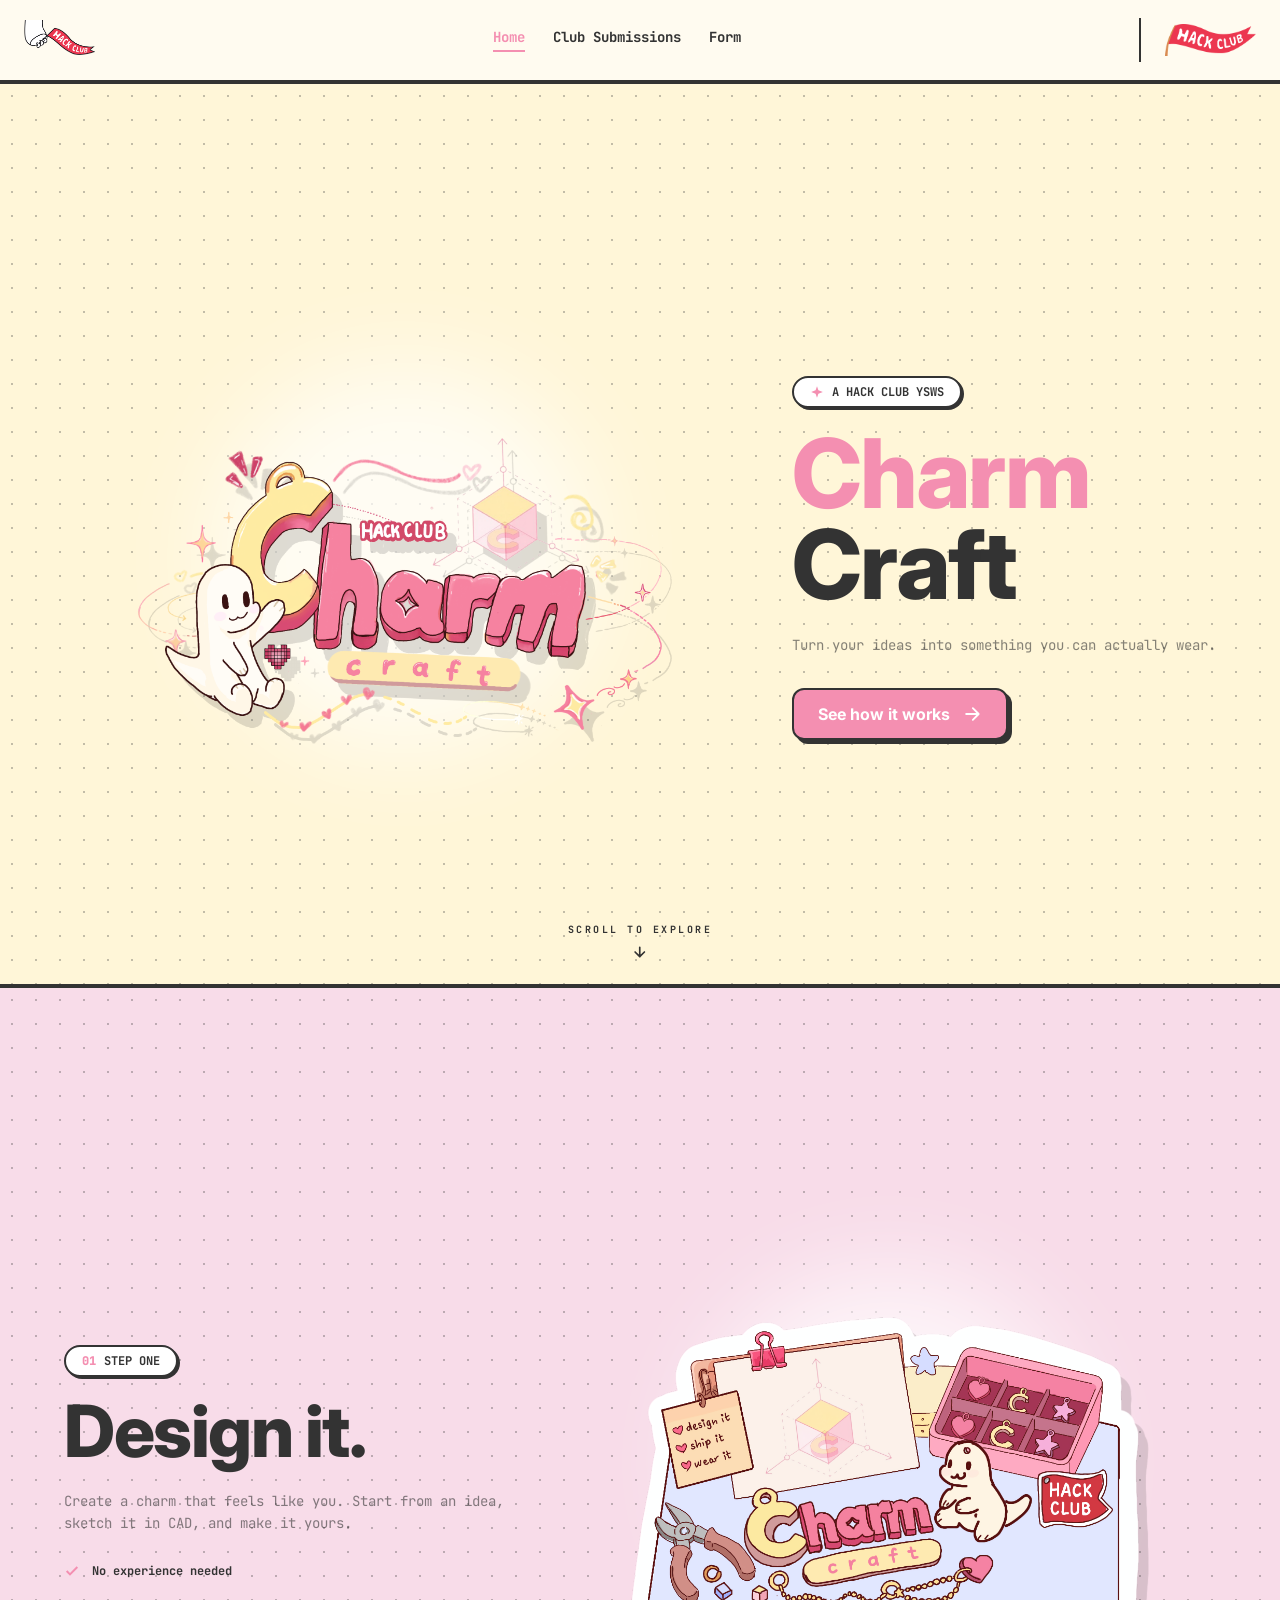
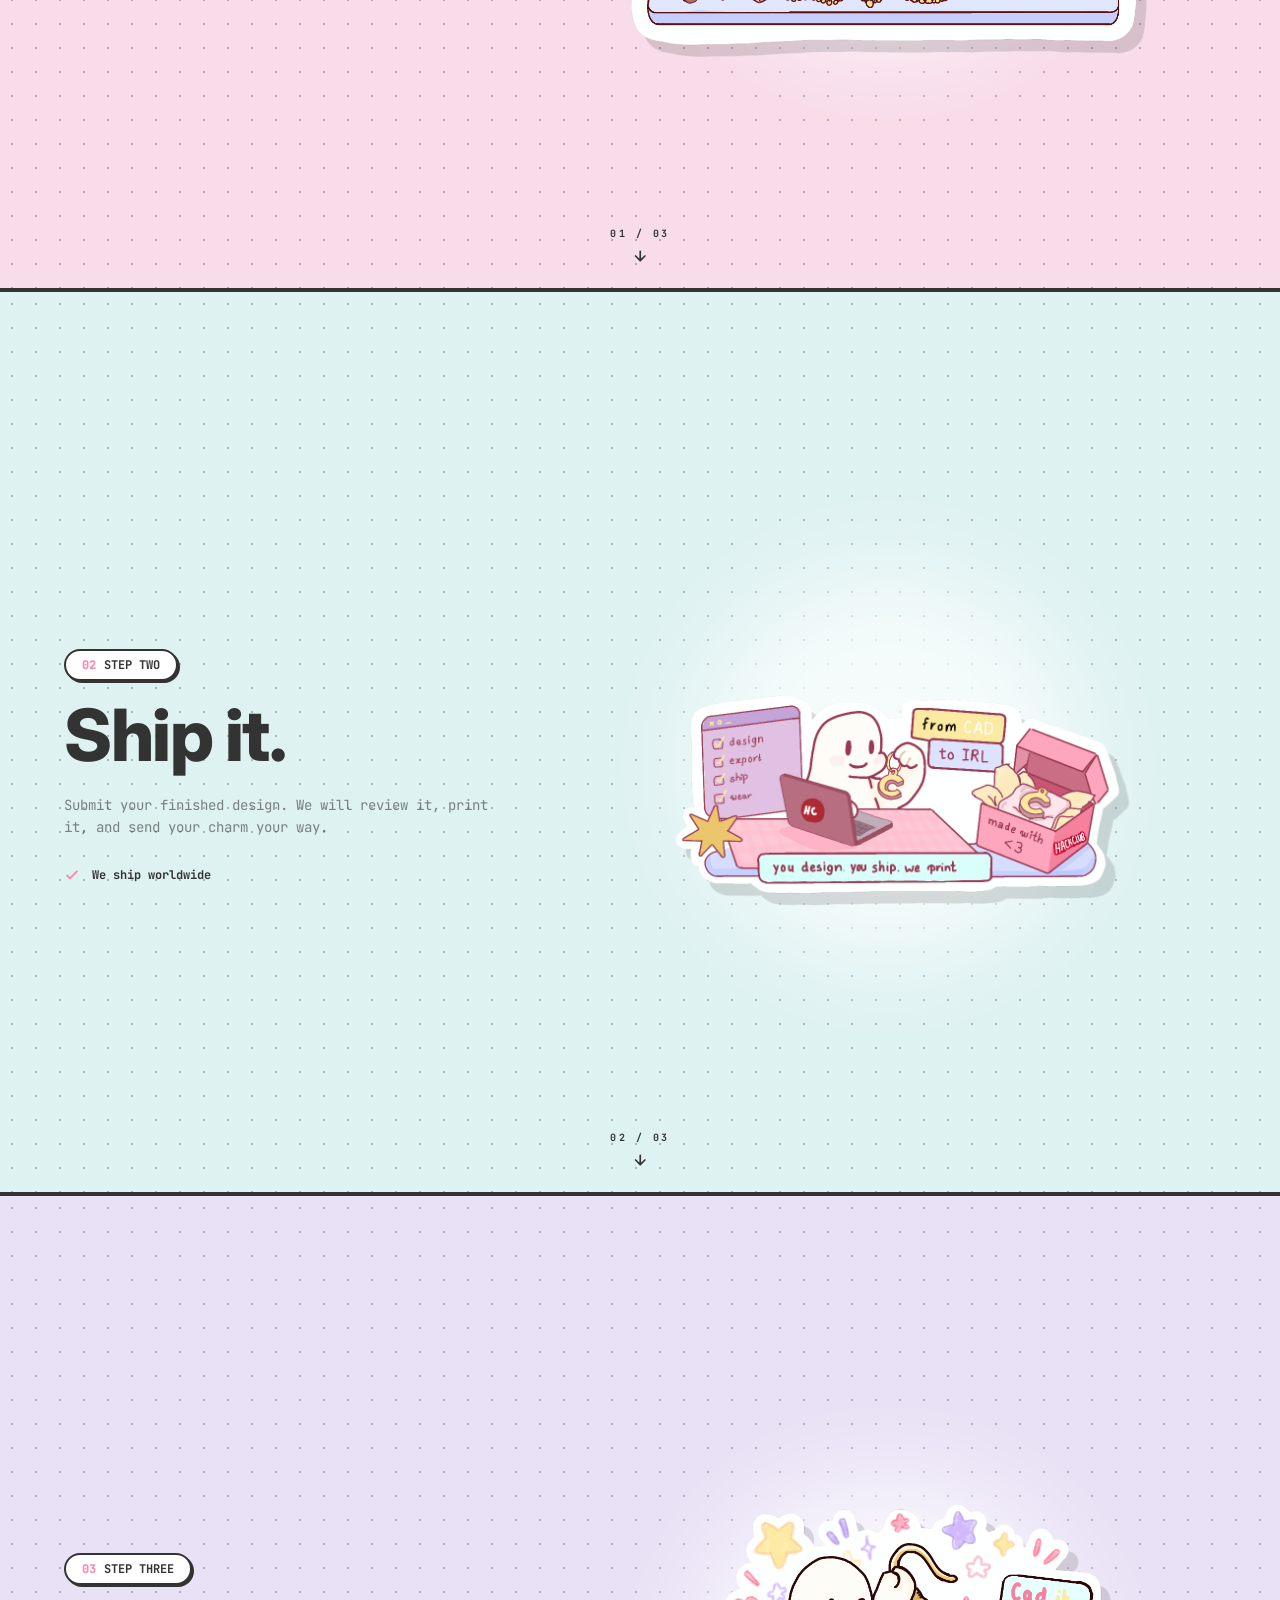
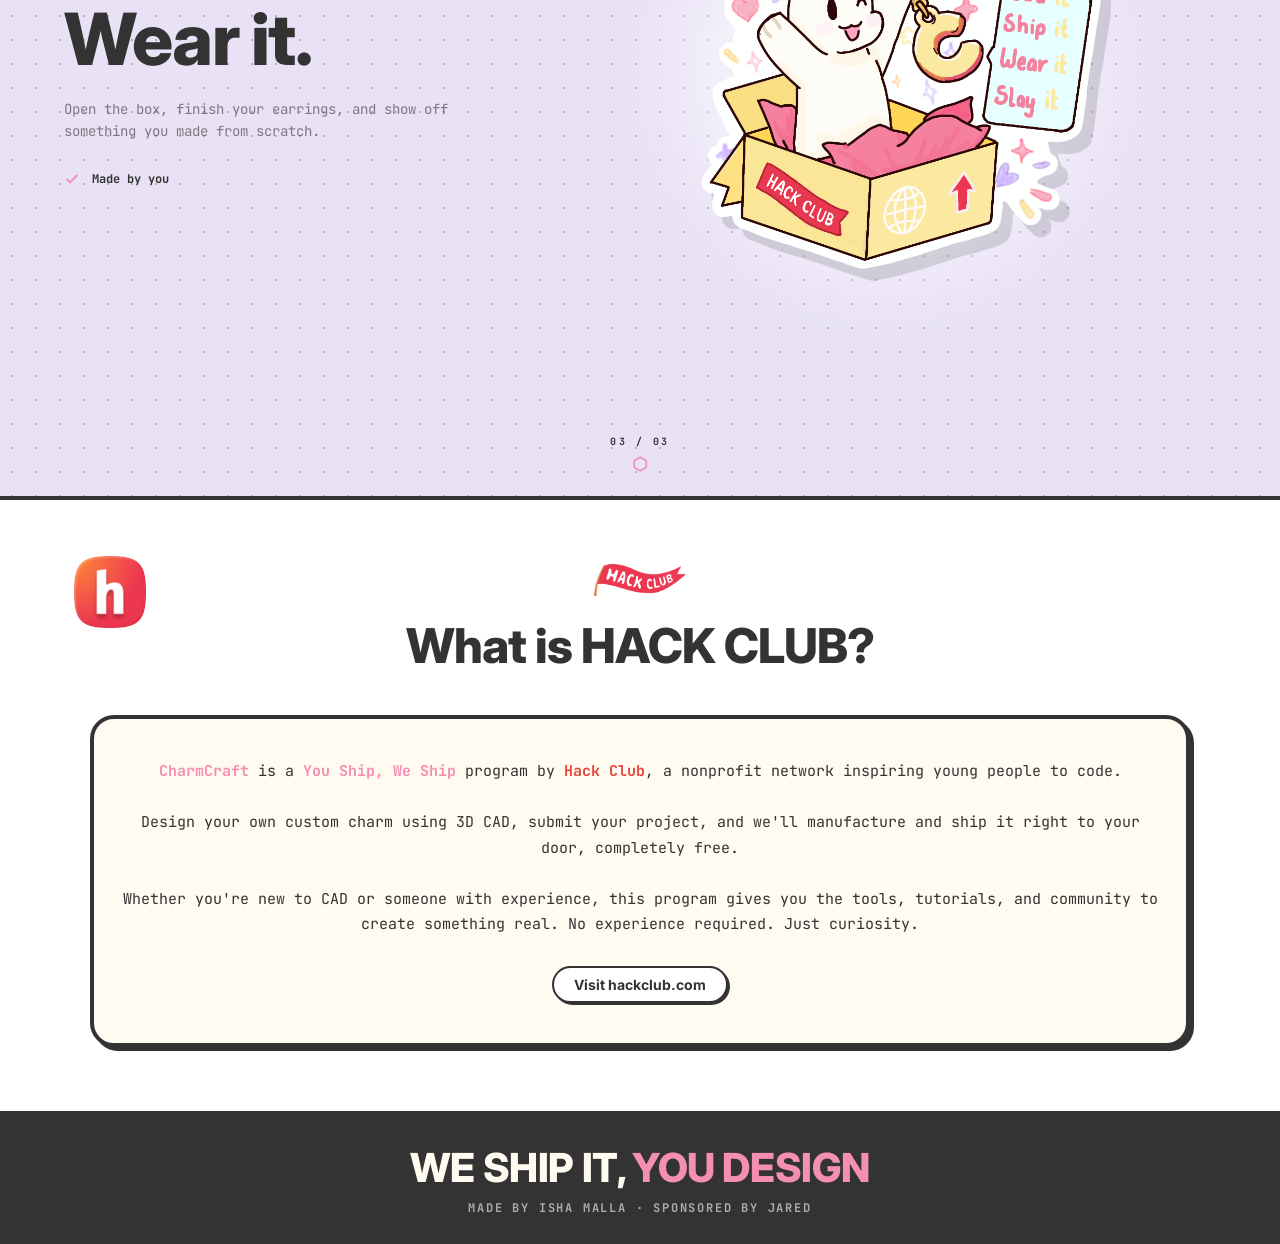
<file: index.html>
<!DOCTYPE html>
<html lang="en">
<head>
  <meta charset="UTF-8" />
  <meta name="viewport" content="width=device-width, initial-scale=1.0" />
  <title>CharmCraft — Home</title>
  <link rel="preconnect" href="https://fonts.googleapis.com" />
  <link rel="preconnect" href="https://fonts.gstatic.com" crossorigin />
  <link
    href="https://fonts.googleapis.com/css2?family=Inter:wght@400;700;800&family=JetBrains+Mono:wght@400;700&display=swap"
    rel="stylesheet"
  />
  <style>
    *,
    *::before,
    *::after {
      margin: 0;
      padding: 0;
      box-sizing: border-box;
    }

    html {
      scroll-behavior: smooth;
    }

    body {
      font-family: 'Inter', system-ui, sans-serif;
      background: #fffbf0;
      color: #333333;
      -webkit-font-smoothing: antialiased;
    }
  </style>
</head>
<body>
  <header style="position: sticky; top: 0; z-index: 50; background: rgba(255, 251, 240, 0.9); backdrop-filter: blur(6px); border-bottom: 4px solid #333333;">
    <div style="max-width: 1440px; margin: 0 auto; height: 80px; padding: 0 1.5rem; display: flex; align-items: center; justify-content: space-between; gap: 1rem;">
      <img style="height: 40px; width: auto; display: block;" src="flag-orpheus-top.png" alt="CharmCraft logo" />
      <nav style="display: flex; align-items: center; gap: 1.75rem; font-family: 'JetBrains Mono', monospace; font-size: 0.875rem; font-weight: 700;">
        <a href="#welcome" style="color: #f48fb1; text-decoration: none; padding-bottom: 4px; border-bottom: 2px solid #f48fb1;">Home</a>
        <a href="workshop.html" style="color: #333333; text-decoration: none; padding-bottom: 4px; border-bottom: 2px solid transparent;">Club Submissions</a>
        <a href="form.html" style="color: #333333; text-decoration: none; padding-bottom: 4px; border-bottom: 2px solid transparent;">Form</a>
      </nav>
      <a href="form.html" style="display: flex; align-items: center; height: 44px; padding-left: 1.5rem; border-left: 2px solid #333333;">
        <img style="height: 32px; width: auto; display: block;" src="flag-standalone.png" alt="Submit your design" />
      </a>
    </div>
  </header>

  <div style="scroll-snap-type: y proximity;">
    <!-- Slide 1: Logo -->
    <section id="welcome" style="position: relative; min-height: 100vh; display: flex; align-items: center; overflow: hidden; border-bottom: 4px solid #333333; scroll-snap-align: start; background: #fff6d8;">
      <div style="position: absolute; inset: 0; opacity: 0.3; background-image: radial-gradient(#333 1px, transparent 1px); background-size: 24px 24px; pointer-events: none;"></div>
      <div style="position: relative; z-index: 1; width: 100%; max-width: 1440px; min-height: 100vh; margin: 0 auto; display: flex; flex-direction: row; align-items: center; justify-content: center; gap: 3rem; padding: 6rem 4rem 3rem;">
        <div style="z-index: 10; max-width: 36rem; text-align: left; order: 2;">
          <div style="display: inline-flex; align-items: center; gap: 0.5rem; margin-bottom: 1.25rem; border: 2px solid #333333; border-radius: 9999px; background: #fff; padding: 0.375rem 1rem; box-shadow: 2px 2px 0 #333333; font-family: 'JetBrains Mono', monospace; font-size: 0.75rem; font-weight: 700; color: #333333;">
            <svg style="width: 0.875rem; height: 0.875rem; fill: #f48fb1;" viewBox="0 0 24 24"><path d="M12 2l2.4 7.2L22 12l-7.6 2.8L12 22l-2.4-7.2L2 12l7.6-2.8z"/></svg>
            A HACK CLUB YSWS
          </div>
          <h1 style="font-weight: 800; line-height: 0.95; letter-spacing: -0.02em; color: #333333; text-wrap: balance; font-size: 6rem;">
            <span style="color: #f48fb1;">Charm</span><br />Craft
          </h1>
          <p style="margin: 1.5rem 0 0; max-width: 28rem; font-family: 'JetBrains Mono', monospace; font-size: 0.875rem; line-height: 1.6; color: rgba(51, 51, 51, 0.6); text-wrap: pretty;">Turn your ideas into something you can actually wear.</p>
          <a href="#design" style="display: inline-flex; align-items: center; gap: 0.75rem; margin-top: 2rem; border: 2px solid #333333; border-radius: 0.75rem; background: #f48fb1; padding: 0.875rem 1.5rem; font-size: 1rem; font-weight: 700; color: #fff; text-decoration: none; box-shadow: 4px 4px 0 #333333;">
            See how it works
            <svg style="width: 1.25rem; height: 1.25rem;" viewBox="0 0 24 24" fill="none" stroke="currentColor" stroke-width="2.2" stroke-linecap="round" stroke-linejoin="round"><path d="M5 12h14M13 5l7 7-7 7"/></svg>
          </a>
        </div>
        <div style="position: relative; z-index: 10; flex: 1; display: flex; align-items: center; justify-content: center; order: 1;">
          <div style="position: absolute; width: 24rem; height: 24rem; border-radius: 50%; background: rgba(255, 255, 255, 0.7); filter: blur(48px);"></div>
          <img style="position: relative; width: auto; object-fit: contain; filter: drop-shadow(10px 12px 0 rgba(51, 51, 51, 0.16)); max-height: 66vh; max-width: 58vw;" src="Sticker (2).png" alt="CharmCraft logo artwork" />
        </div>
      </div>
      <div style="position: absolute; bottom: 1.5rem; left: 50%; transform: translateX(-50%); z-index: 20; display: flex; flex-direction: column; align-items: center; gap: 0.5rem; color: #333333;">
        <span style="font-family: 'JetBrains Mono', monospace; font-size: 0.625rem; font-weight: 700; text-transform: uppercase; letter-spacing: 0.25em;">Scroll to explore</span>
        <svg style="width: 1rem; height: 1rem; stroke: #333333; stroke-width: 2.5; fill: none;" viewBox="0 0 24 24" fill="none" stroke-linecap="round" stroke-linejoin="round"><path d="M12 5v14M5 12l7 7 7-7"/></svg>
      </div>
    </section>

    <!-- Slide 2: Design -->
    <section id="design" style="position: relative; min-height: 100vh; display: flex; align-items: center; overflow: hidden; border-bottom: 4px solid #333333; scroll-snap-align: start; background: #f8dce9;">
      <div style="position: absolute; inset: 0; opacity: 0.3; background-image: radial-gradient(#333 1px, transparent 1px); background-size: 24px 24px; pointer-events: none;"></div>
      <div style="position: relative; z-index: 1; width: 100%; max-width: 1440px; min-height: 100vh; margin: 0 auto; display: flex; flex-direction: row; align-items: center; justify-content: center; gap: 3rem; padding: 6rem 4rem 3rem;">
        <div style="z-index: 10; max-width: 36rem; text-align: left;">
          <div style="display: inline-flex; align-items: center; gap: 0.5rem; margin-bottom: 1.25rem; border: 2px solid #333333; border-radius: 9999px; background: #fff; padding: 0.375rem 1rem; box-shadow: 2px 2px 0 #333333; font-family: 'JetBrains Mono', monospace; font-size: 0.75rem; font-weight: 700; color: #333333;">
            <span style="font-family: 'JetBrains Mono', monospace; font-size: 0.75rem; font-weight: 800; color: #f48fb1;">01</span>
            STEP ONE
          </div>
          <h1 style="font-weight: 800; line-height: 0.95; letter-spacing: -0.02em; color: #333333; text-wrap: balance; font-size: 4.5rem;">Design it.</h1>
          <p style="margin: 1.5rem 0 0; max-width: 28rem; font-family: 'JetBrains Mono', monospace; font-size: 0.875rem; line-height: 1.6; color: rgba(51, 51, 51, 0.6); text-wrap: pretty;">Create a charm that feels like you. Start from an idea, sketch it in CAD, and make it yours.</p>
          <div style="display: flex; align-items: center; justify-content: flex-start; gap: 0.75rem; margin-top: 1.75rem; font-family: 'JetBrains Mono', monospace; font-size: 0.75rem; font-weight: 700; color: #333333;">
            <svg style="width: 1rem; height: 1rem; stroke: #f48fb1; stroke-width: 3; fill: none;" viewBox="0 0 24 24"><path d="M20 6L9 17l-5-5"/></svg>
            <span>No experience needed</span>
          </div>
        </div>
        <div style="position: relative; z-index: 10; flex: 1; display: flex; align-items: center; justify-content: center;">
          <div style="position: absolute; width: 24rem; height: 24rem; border-radius: 50%; background: rgba(255, 255, 255, 0.7); filter: blur(48px);"></div>
          <img style="position: relative; width: auto; object-fit: contain; filter: drop-shadow(10px 12px 0 rgba(51, 51, 51, 0.16)); max-height: 59vh; max-width: 64vw;" src="Sticker (4).png" alt="Design it — CharmCraft process illustration" />
        </div>
      </div>
      <div style="position: absolute; bottom: 1.5rem; left: 50%; transform: translateX(-50%); z-index: 20; display: flex; flex-direction: column; align-items: center; gap: 0.5rem; color: #333333;">
        <span style="font-family: 'JetBrains Mono', monospace; font-size: 0.625rem; font-weight: 700; text-transform: uppercase; letter-spacing: 0.25em;">01 / 03</span>
        <svg style="width: 1rem; height: 1rem; stroke: #333333; stroke-width: 2.5; fill: none;" viewBox="0 0 24 24" fill="none" stroke-linecap="round" stroke-linejoin="round"><path d="M12 5v14M5 12l7 7 7-7"/></svg>
      </div>
    </section>

    <!-- Slide 3: Ship -->
    <section id="ship" style="position: relative; min-height: 100vh; display: flex; align-items: center; overflow: hidden; border-bottom: 4px solid #333333; scroll-snap-align: start; background: #dff2f2;">
      <div style="position: absolute; inset: 0; opacity: 0.3; background-image: radial-gradient(#333 1px, transparent 1px); background-size: 24px 24px; pointer-events: none;"></div>
      <div style="position: relative; z-index: 1; width: 100%; max-width: 1440px; min-height: 100vh; margin: 0 auto; display: flex; flex-direction: row; align-items: center; justify-content: center; gap: 3rem; padding: 6rem 4rem 3rem;">
        <div style="z-index: 10; max-width: 36rem; text-align: left;">
          <div style="display: inline-flex; align-items: center; gap: 0.5rem; margin-bottom: 1.25rem; border: 2px solid #333333; border-radius: 9999px; background: #fff; padding: 0.375rem 1rem; box-shadow: 2px 2px 0 #333333; font-family: 'JetBrains Mono', monospace; font-size: 0.75rem; font-weight: 700; color: #333333;">
            <span style="font-family: 'JetBrains Mono', monospace; font-size: 0.75rem; font-weight: 800; color: #f48fb1;">02</span>
            STEP TWO
          </div>
          <h1 style="font-weight: 800; line-height: 0.95; letter-spacing: -0.02em; color: #333333; text-wrap: balance; font-size: 4.5rem;">Ship it.</h1>
          <p style="margin: 1.5rem 0 0; max-width: 28rem; font-family: 'JetBrains Mono', monospace; font-size: 0.875rem; line-height: 1.6; color: rgba(51, 51, 51, 0.6); text-wrap: pretty;">Submit your finished design. We will review it, print it, and send your charm your way.</p>
          <div style="display: flex; align-items: center; justify-content: flex-start; gap: 0.75rem; margin-top: 1.75rem; font-family: 'JetBrains Mono', monospace; font-size: 0.75rem; font-weight: 700; color: #333333;">
            <svg style="width: 1rem; height: 1rem; stroke: #f48fb1; stroke-width: 3; fill: none;" viewBox="0 0 24 24"><path d="M20 6L9 17l-5-5"/></svg>
            <span>We ship worldwide</span>
          </div>
        </div>
        <div style="position: relative; z-index: 10; flex: 1; display: flex; align-items: center; justify-content: center;">
          <div style="position: absolute; width: 24rem; height: 24rem; border-radius: 50%; background: rgba(255, 255, 255, 0.7); filter: blur(48px);"></div>
          <img style="position: relative; width: auto; object-fit: contain; filter: drop-shadow(10px 12px 0 rgba(51, 51, 51, 0.16)); max-height: 56vh; max-width: 66vw;" src="Sticker (3).png" alt="Ship it — CharmCraft process illustration" />
        </div>
      </div>
      <div style="position: absolute; bottom: 1.5rem; left: 50%; transform: translateX(-50%); z-index: 20; display: flex; flex-direction: column; align-items: center; gap: 0.5rem; color: #333333;">
        <span style="font-family: 'JetBrains Mono', monospace; font-size: 0.625rem; font-weight: 700; text-transform: uppercase; letter-spacing: 0.25em;">02 / 03</span>
        <svg style="width: 1rem; height: 1rem; stroke: #333333; stroke-width: 2.5; fill: none;" viewBox="0 0 24 24" fill="none" stroke-linecap="round" stroke-linejoin="round"><path d="M12 5v14M5 12l7 7 7-7"/></svg>
      </div>
    </section>

    <!-- Slide 4: Wear -->
    <section id="wear" style="position: relative; min-height: 100vh; display: flex; align-items: center; overflow: hidden; border-bottom: 4px solid #333333; scroll-snap-align: start; background: #e9e2f6;">
      <div style="position: absolute; inset: 0; opacity: 0.3; background-image: radial-gradient(#333 1px, transparent 1px); background-size: 24px 24px; pointer-events: none;"></div>
      <div style="position: relative; z-index: 1; width: 100%; max-width: 1440px; min-height: 100vh; margin: 0 auto; display: flex; flex-direction: row; align-items: center; justify-content: center; gap: 3rem; padding: 6rem 4rem 3rem;">
        <div style="z-index: 10; max-width: 36rem; text-align: left;">
          <div style="display: inline-flex; align-items: center; gap: 0.5rem; margin-bottom: 1.25rem; border: 2px solid #333333; border-radius: 9999px; background: #fff; padding: 0.375rem 1rem; box-shadow: 2px 2px 0 #333333; font-family: 'JetBrains Mono', monospace; font-size: 0.75rem; font-weight: 700; color: #333333;">
            <span style="font-family: 'JetBrains Mono', monospace; font-size: 0.75rem; font-weight: 800; color: #f48fb1;">03</span>
            STEP THREE
          </div>
          <h1 style="font-weight: 800; line-height: 0.95; letter-spacing: -0.02em; color: #333333; text-wrap: balance; font-size: 4.5rem;">Wear it.</h1>
          <p style="margin: 1.5rem 0 0; max-width: 28rem; font-family: 'JetBrains Mono', monospace; font-size: 0.875rem; line-height: 1.6; color: rgba(51, 51, 51, 0.6); text-wrap: pretty;">Open the box, finish your earrings, and show off something you made from scratch.</p>
          <div style="display: flex; align-items: center; justify-content: flex-start; gap: 0.75rem; margin-top: 1.75rem; font-family: 'JetBrains Mono', monospace; font-size: 0.75rem; font-weight: 700; color: #333333;">
            <svg style="width: 1rem; height: 1rem; stroke: #f48fb1; stroke-width: 3; fill: none;" viewBox="0 0 24 24"><path d="M20 6L9 17l-5-5"/></svg>
            <span>Made by you</span>
          </div>
        </div>
        <div style="position: relative; z-index: 10; flex: 1; display: flex; align-items: center; justify-content: center;">
          <div style="position: absolute; width: 24rem; height: 24rem; border-radius: 50%; background: rgba(255, 255, 255, 0.7); filter: blur(48px);"></div>
          <img style="position: relative; width: auto; object-fit: contain; filter: drop-shadow(10px 12px 0 rgba(51, 51, 51, 0.16)); max-height: 59vh; max-width: 64vw;" src="Sticker (1).png" alt="Wear it — CharmCraft process illustration" />
        </div>
      </div>
      <div style="position: absolute; bottom: 1.5rem; left: 50%; transform: translateX(-50%); z-index: 20; display: flex; flex-direction: column; align-items: center; gap: 0.5rem; color: #333333;">
        <span style="font-family: 'JetBrains Mono', monospace; font-size: 0.625rem; font-weight: 700; text-transform: uppercase; letter-spacing: 0.25em;">03 / 03</span>
        <svg style="width: 1rem; height: 1rem; stroke: #f48fb1; stroke-width: 2.5; fill: none;" viewBox="0 0 24 24" fill="none" stroke-linecap="round" stroke-linejoin="round"><path d="M21 8a2 2 0 0 0-1-1.73l-7-4a2 2 0 0 0-2 0l-7 4A2 2 0 0 0 3 8v8a2 2 0 0 0 1 1.73l7 4a2 2 0 0 0 2 0l7-4A2 2 0 0 0 21 16Z"/></svg>
      </div>
    </section>
  </div>

  <section id="about" style="background: #ffffff; border-bottom: 4px solid #333333; padding: 4rem 1.5rem;">
    <div style="position: relative; max-width: 1100px; margin: 0 auto; text-align: center;">
      <div style="display: block; position: absolute; pointer-events: none; width: 4.5rem; height: 4.5rem; left: -1rem; top: -0.5rem;"><img style="width: 100%; height: 100%; display: block;" src="icon-rounded.png" alt="" /></div>
      <img style="height: 32px; width: auto; margin: 0 auto 1.25rem; display: block;" src="flag-standalone.png" alt="Hack Club logo" />
      <h2 style="font-size: 3rem; font-weight: 800; letter-spacing: -0.02em; color: #333333; text-wrap: balance;">What is HACK CLUB?</h2>
      <div style="position: relative; z-index: 2; margin-top: 2.5rem; background: #fffbf0; border: 4px solid #333333; border-radius: 24px; box-shadow: 4px 4px 0 #333333; padding: 2.5rem 1.75rem;">
        <p style="font-family: 'JetBrains Mono', monospace; font-size: 0.9375rem; line-height: 1.7; color: #333333; text-align: center;">
          <span style="color: #f48fb1; font-weight: 700;">CharmCraft</span> is a <span style="color: #f48fb1; font-weight: 700;">You Ship, We Ship</span> program by <span style="color: #e6483f; font-weight: 700;">Hack Club</span>, a nonprofit network inspiring young people to code.
          <br /><br />
          Design your own custom charm using 3D CAD, submit your project, and we'll manufacture and ship it right to your door, completely free.
          <br /><br />
          Whether you're new to CAD or someone with experience, this program gives you the tools, tutorials, and community to create something real. No experience required. Just curiosity.
        </p>
        <a href="https://hackclub.com" style="display: inline-flex; align-items: center; margin-top: 1.75rem; background: #fff; border: 2px solid #333333; border-radius: 9999px; padding: 0.5rem 1.25rem; font-family: 'Inter', system-ui, sans-serif; font-size: 0.875rem; font-weight: 700; color: #333333; text-decoration: none; box-shadow: 2px 2px 0 #333333;" target="_blank" rel="noopener">Visit hackclub.com</a>
      </div>
    </div>
  </section>

  <footer style="background: #333333; color: #fffbf0; padding: 1.75rem 1.5rem; display: flex; flex-direction: column; align-items: center; justify-content: center; gap: 0.5rem; text-align: center;">
    <p style="font-family: 'Inter', system-ui, sans-serif; font-size: 2.5rem; font-weight: 800; letter-spacing: -0.01em; text-transform: uppercase;">We ship it, <span style="color: #f48fb1;">you design</span></p>
    <p style="font-family: 'JetBrains Mono', monospace; font-size: 0.75rem; font-weight: 700; color: rgba(255, 251, 240, 0.6); letter-spacing: 0.15em; text-transform: uppercase;">Made by Isha Malla · Sponsored by Jared</p>
  </footer>
</body>
</html>
</file>
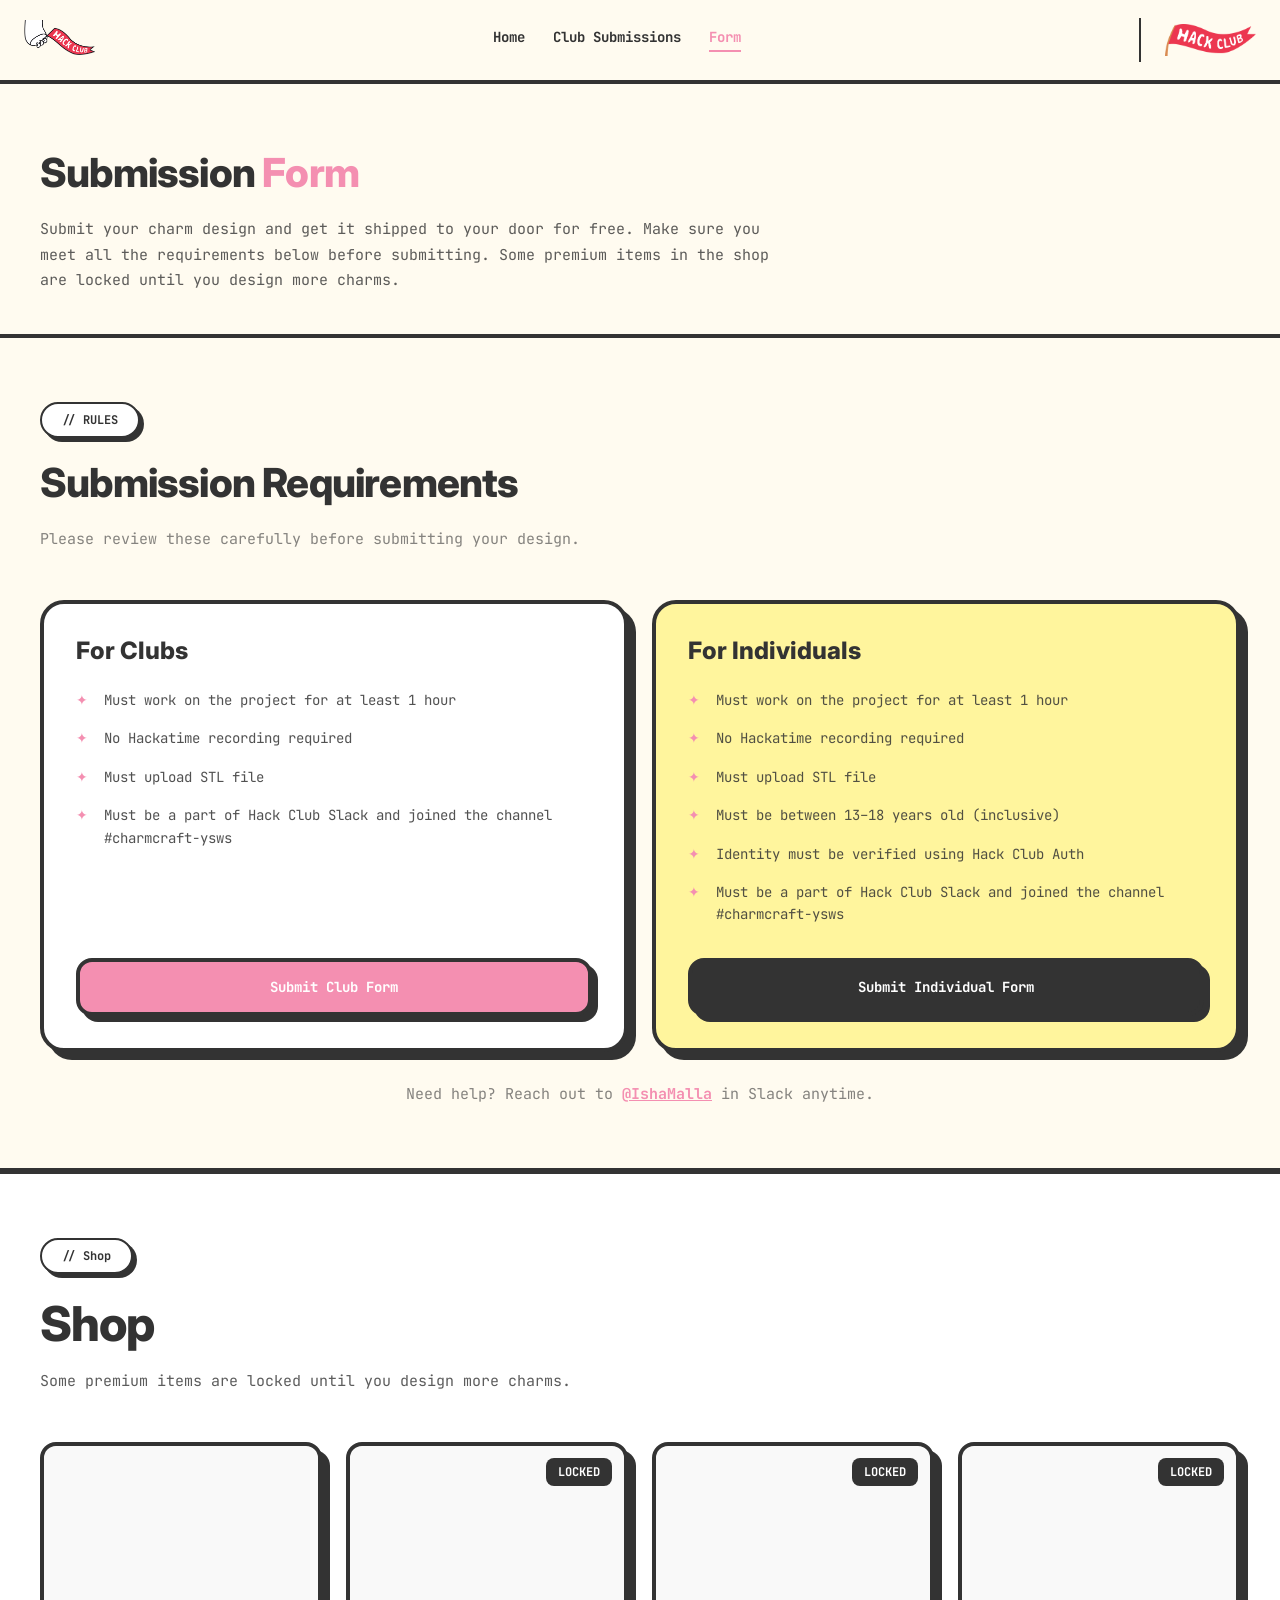
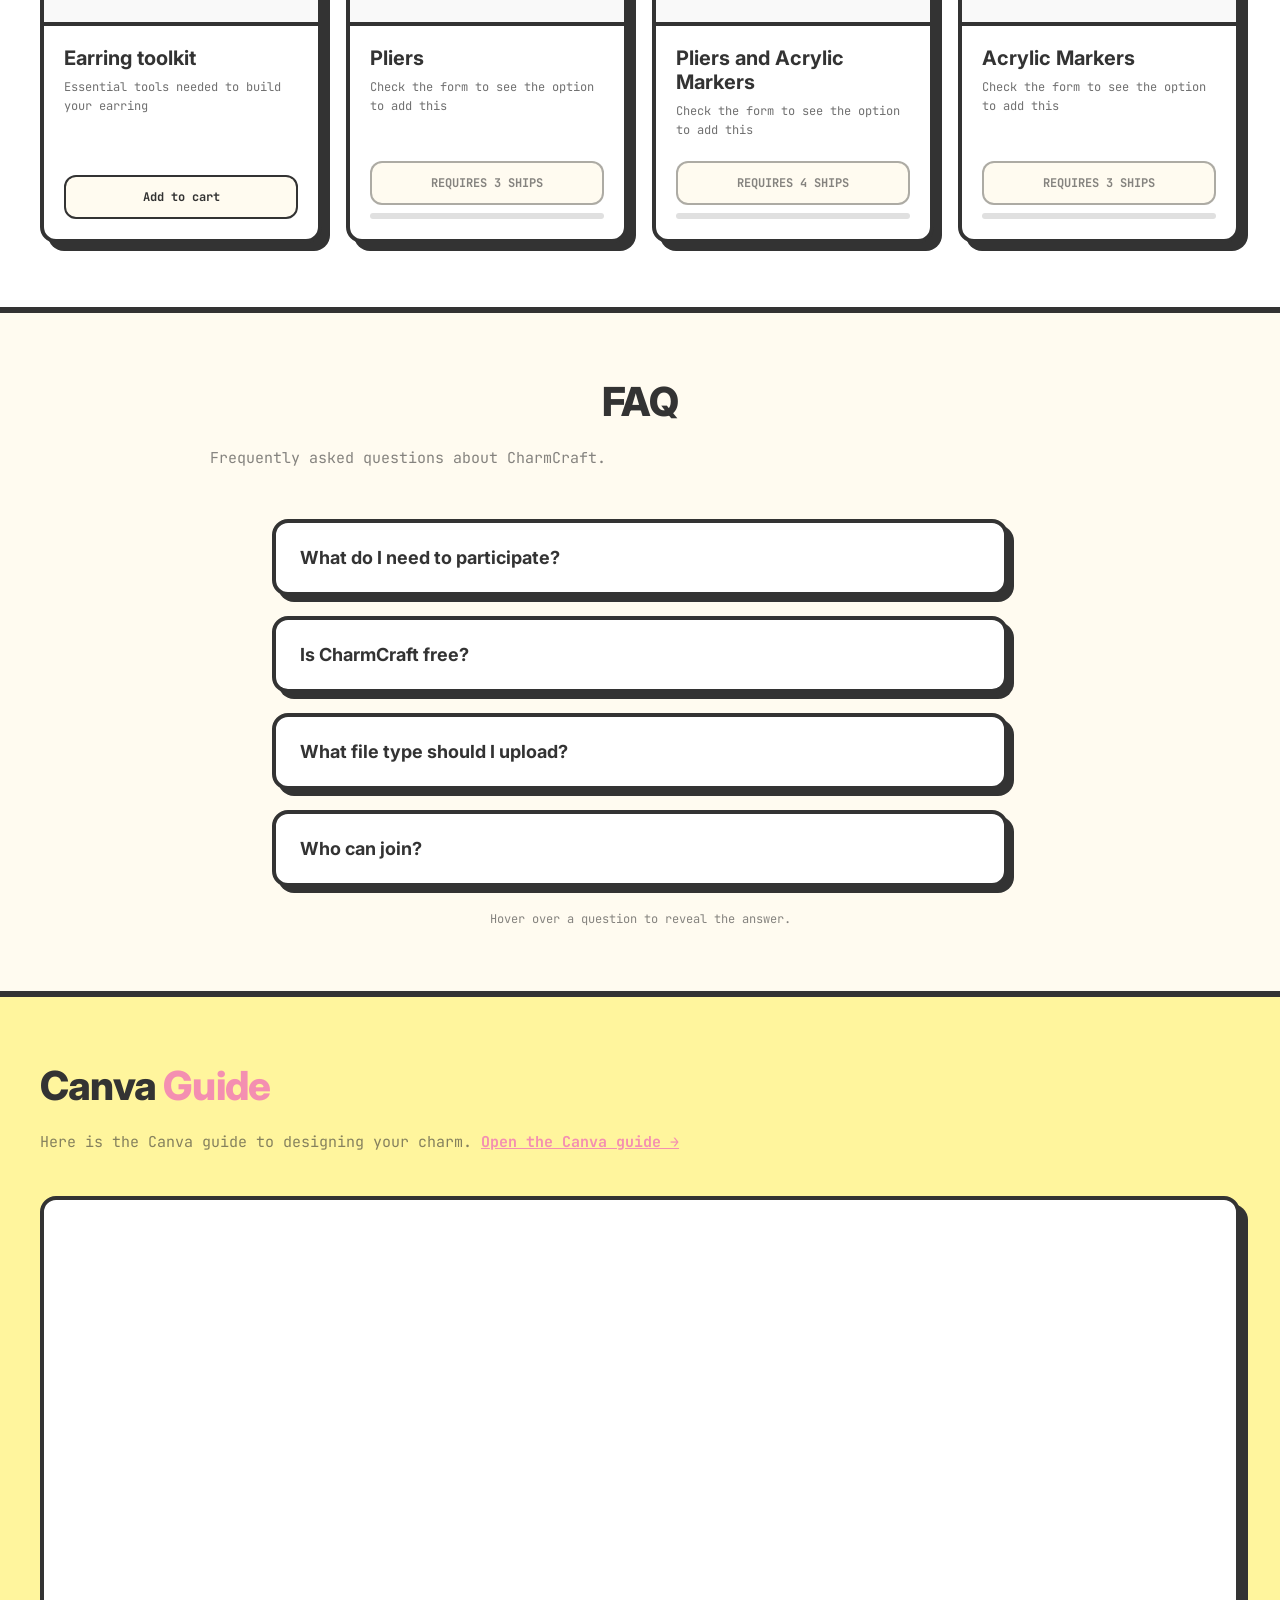
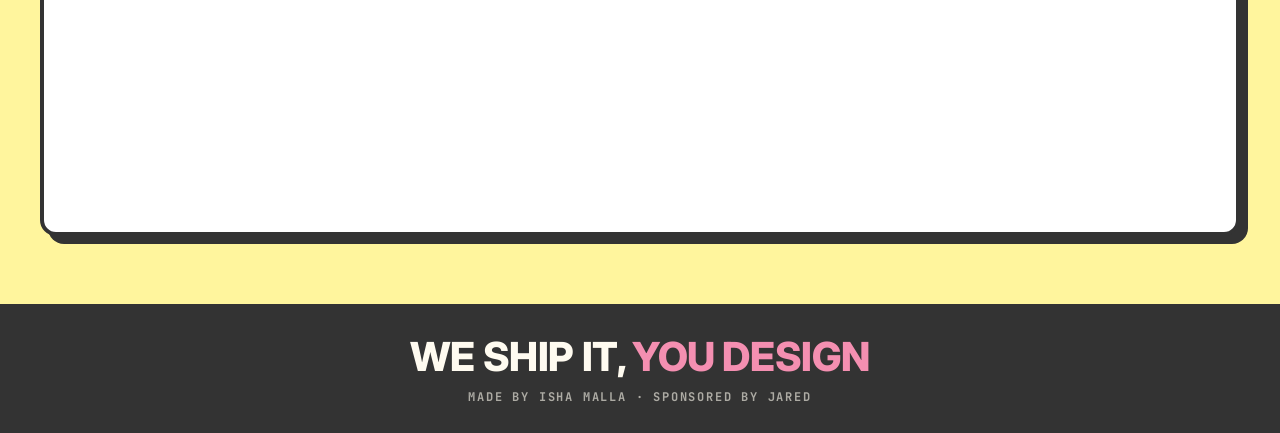
<file: form.html>
<!DOCTYPE html>
<html lang="en">
<head>
  <meta charset="UTF-8" />
  <meta name="viewport" content="width=device-width, initial-scale=1.0" />
  <title>CharmCraft — Form</title>
  <link rel="preconnect" href="https://fonts.googleapis.com" />
  <link rel="preconnect" href="https://fonts.gstatic.com" crossorigin />
  <link
    href="https://fonts.googleapis.com/css2?family=Inter:wght@400;700;800&family=JetBrains+Mono:wght@400;700&display=swap"
    rel="stylesheet"
  />
  <link rel="stylesheet" href="styles.css" />
</head>
<body>
  <header class="site-nav">
    <div class="site-nav-inner">
      <img class="site-nav-logo" src="flag-orpheus-top.png" alt="CharmCraft logo" />
      <nav class="site-nav-links">
        <a href="hero.html" class="site-nav-link">Home</a>
        <a href="workshop.html" class="site-nav-link">Club Submissions</a>
        <a href="form.html" class="site-nav-link active">Form</a>
      </nav>
      <a href="form.html" class="site-nav-cta">
        <img src="flag-standalone.png" alt="Submit your design" />
      </a>
    </div>
  </header>

  <main>
    <!-- Submission Form -->
    <section class="hero">
      <div class="inner">
        <h1 class="section-title">Submission <span class="section-title-accent">Form</span></h1>
        <p class="hero-desc">Submit your charm design and get it shipped to your door for free. Make sure you meet all the requirements below before submitting. Some premium items in the shop are locked until you design more charms.</p>
      </div>
      <hr class="divider" />
    </section>

    <!-- Submission Requirements -->
    <section class="section">
      <div class="inner">
        <span class="shop-tag">// RULES</span>
        <h2 class="section-title">Submission Requirements</h2>
        <p class="section-sub">Please review these carefully before submitting your design.</p>

        <div class="req-grid">
          <div class="req-card">
            <div class="req-card-title">For Clubs</div>
            <ul class="req-list">
              <li>Must work on the project for at least 1 hour</li>
              <li>No Hackatime recording required</li>
              <li>Must upload STL file</li>
              <li>Must be a part of Hack Club Slack and joined the channel #charmcraft-ysws</li>
            </ul>
            <a href="https://formspree.io/f/club-form" target="_blank" rel="noopener" class="req-btn">Submit Club Form</a>
          </div>
          <div class="req-card yellow">
            <div class="req-card-title">For Individuals</div>
            <ul class="req-list">
              <li>Must work on the project for at least 1 hour</li>
              <li>No Hackatime recording required</li>
              <li>Must upload STL file</li>
              <li>Must be between 13–18 years old (inclusive)</li>
              <li>Identity must be verified using Hack Club Auth</li>
              <li>Must be a part of Hack Club Slack and joined the channel #charmcraft-ysws</li>
            </ul>
            <a href="https://formspree.io/f/individual-form" target="_blank" rel="noopener" class="req-btn dark">Submit Individual Form</a>
          </div>
        </div>

        <p class="req-help">Need help? Reach out to <a href="https://hackclub.slack.com" target="_blank" rel="noopener" class="req-help-link">@IshaMalla</a> in Slack anytime.</p>
      </div>
    </section>

    <!-- Shop -->
    <section class="section shop">
      <div class="inner">
        <span class="shop-tag">// Shop</span>
        <h2 class="shop-title">Shop</h2>
        <p class="shop-sub">Some premium items are locked until you design more charms.</p>

        <div class="shop-grid">
          <div class="shop-card">
            <div class="shop-card-top"></div>
            <div class="shop-card-body">
              <div class="shop-card-name">Earring toolkit</div>
              <div class="shop-card-desc">Essential tools needed to build your earring</div>
              <div class="shop-card-meta">
                <div class="shop-card-cta">Add to cart</div>
              </div>
            </div>
          </div>

          <div class="shop-card">
            <div class="shop-card-top"><span class="shop-lock">LOCKED</span></div>
            <div class="shop-card-body">
              <div class="shop-card-name">Pliers</div>
              <div class="shop-card-desc">Check the form to see the option to add this</div>
              <div class="shop-card-meta">
                <div class="shop-card-cta locked">REQUIRES 3 SHIPS</div>
                <div class="shop-progress"></div>
              </div>
            </div>
          </div>

          <div class="shop-card">
            <div class="shop-card-top"><span class="shop-lock">LOCKED</span></div>
            <div class="shop-card-body">
              <div class="shop-card-name">Pliers and Acrylic Markers</div>
              <div class="shop-card-desc">Check the form to see the option to add this</div>
              <div class="shop-card-meta">
                <div class="shop-card-cta locked">REQUIRES 4 SHIPS</div>
                <div class="shop-progress"></div>
              </div>
            </div>
          </div>

          <div class="shop-card">
            <div class="shop-card-top"><span class="shop-lock">LOCKED</span></div>
            <div class="shop-card-body">
              <div class="shop-card-name">Acrylic Markers</div>
              <div class="shop-card-desc">Check the form to see the option to add this</div>
              <div class="shop-card-meta">
                <div class="shop-card-cta locked">REQUIRES 3 SHIPS</div>
                <div class="shop-progress"></div>
              </div>
            </div>
          </div>
        </div>
      </div>
    </section>

    <!-- FAQ -->
    <section class="section faq">
      <div class="inner">
        <h2 class="section-title">FAQ</h2>
        <p class="section-sub">Frequently asked questions about CharmCraft.</p>

        <div class="faq-list">
          <div class="faq-item">
            <div class="faq-q">What do I need to participate?</div>
            <div class="faq-a">Just a Hack Club account, access to the Hack Club Slack, and a design made in beginner-friendly design software. No prior experience needed.</div>
          </div>
          <div class="faq-item">
            <div class="faq-q">Is CharmCraft free?</div>
            <div class="faq-a">Yes! If your design is approved, you get a free 3D-printed charm shipped to you, along with an earring kit.</div>
          </div>
          <div class="faq-item">
            <div class="faq-q">What file type should I upload?</div>
            <div class="faq-a">Upload your design as an STL file so it can be printed. Make sure it meets the submission requirements above.</div>
          </div>
          <div class="faq-item">
            <div class="faq-q">Who can join?</div>
            <div class="faq-a">Girls aged 13–18 from anywhere in the world are welcome. Identity must be verified using Hack Club Auth.</div>
          </div>
        </div>
        <div class="faq-hint">Hover over a question to reveal the answer.</div>
      </div>
    </section>

    <!-- Canva Guide -->
    <section class="section guide">
      <div class="inner">
        <h2 class="section-title">Canva <span class="section-title-accent">Guide</span></h2>
        <p class="section-sub">Here is the Canva guide to designing your charm. <a href="https://www.canva.com/design/DAFA-guide" target="_blank" rel="noopener" class="guide-link">Open the Canva guide →</a></p>
        <div class="guide-embed">
          <iframe src="https://www.canva.com/design/DAFA-guide" loading="lazy" title="Canva Guide"></iframe>
        </div>
      </div>
    </section>
  </main>
  <footer class="site-footer">
    <p class="site-footer-tagline">We ship it, <span>you design</span></p>
    <p class="site-footer-credit">Made by Isha Malla · Sponsored by Jared</p>
  </footer>
</body>
</html>
</file>
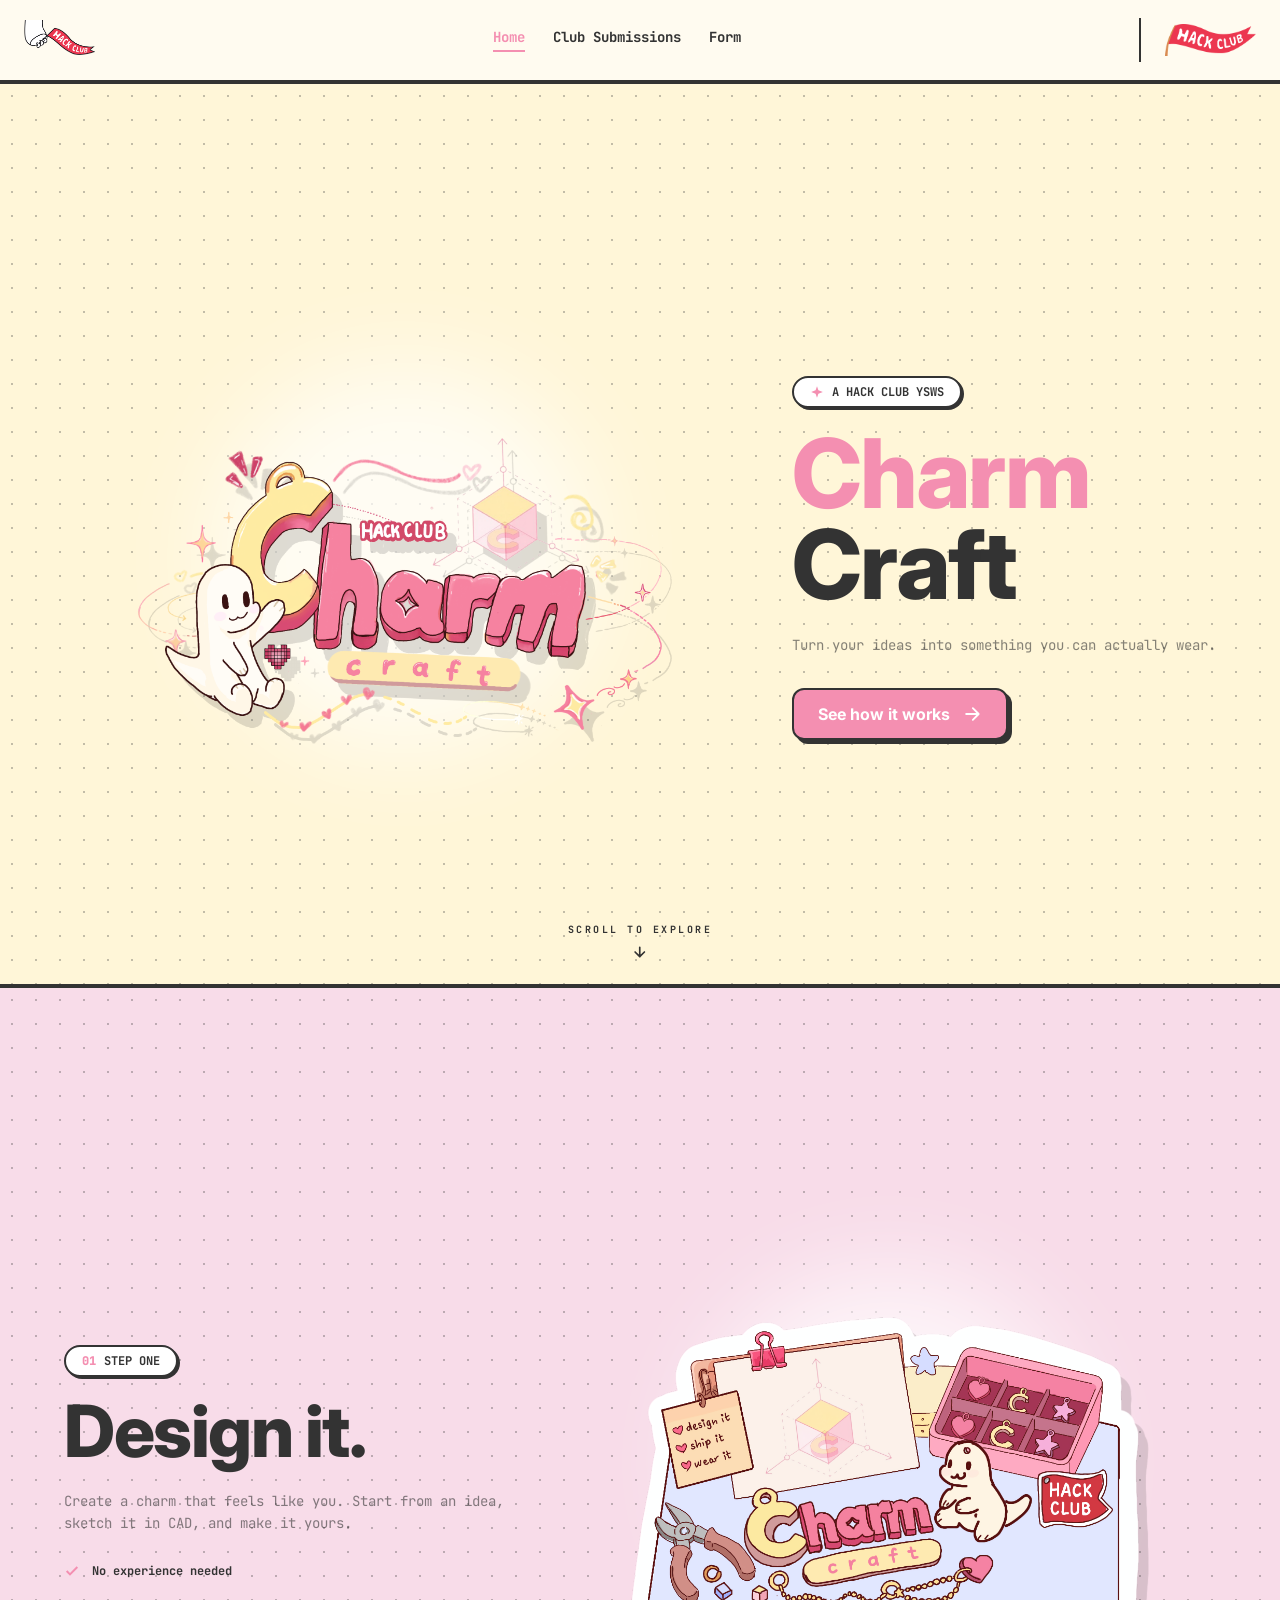
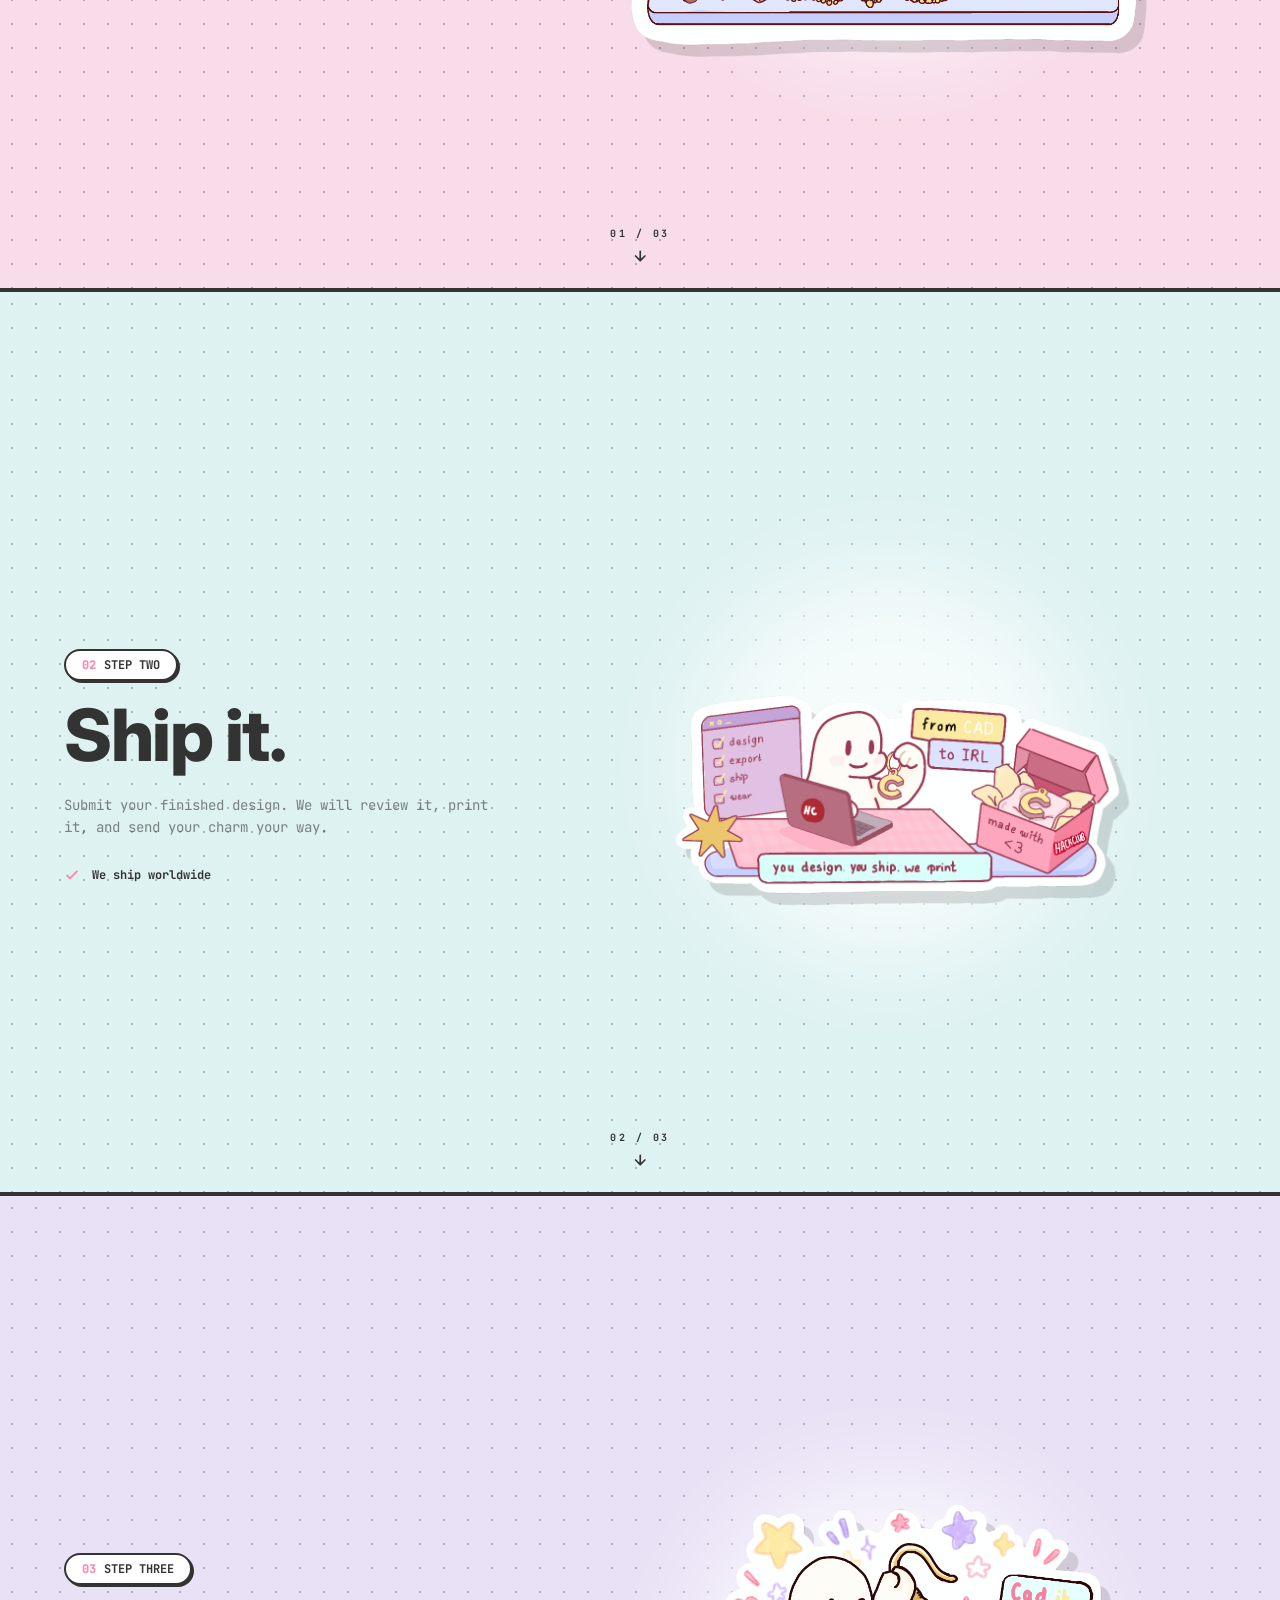
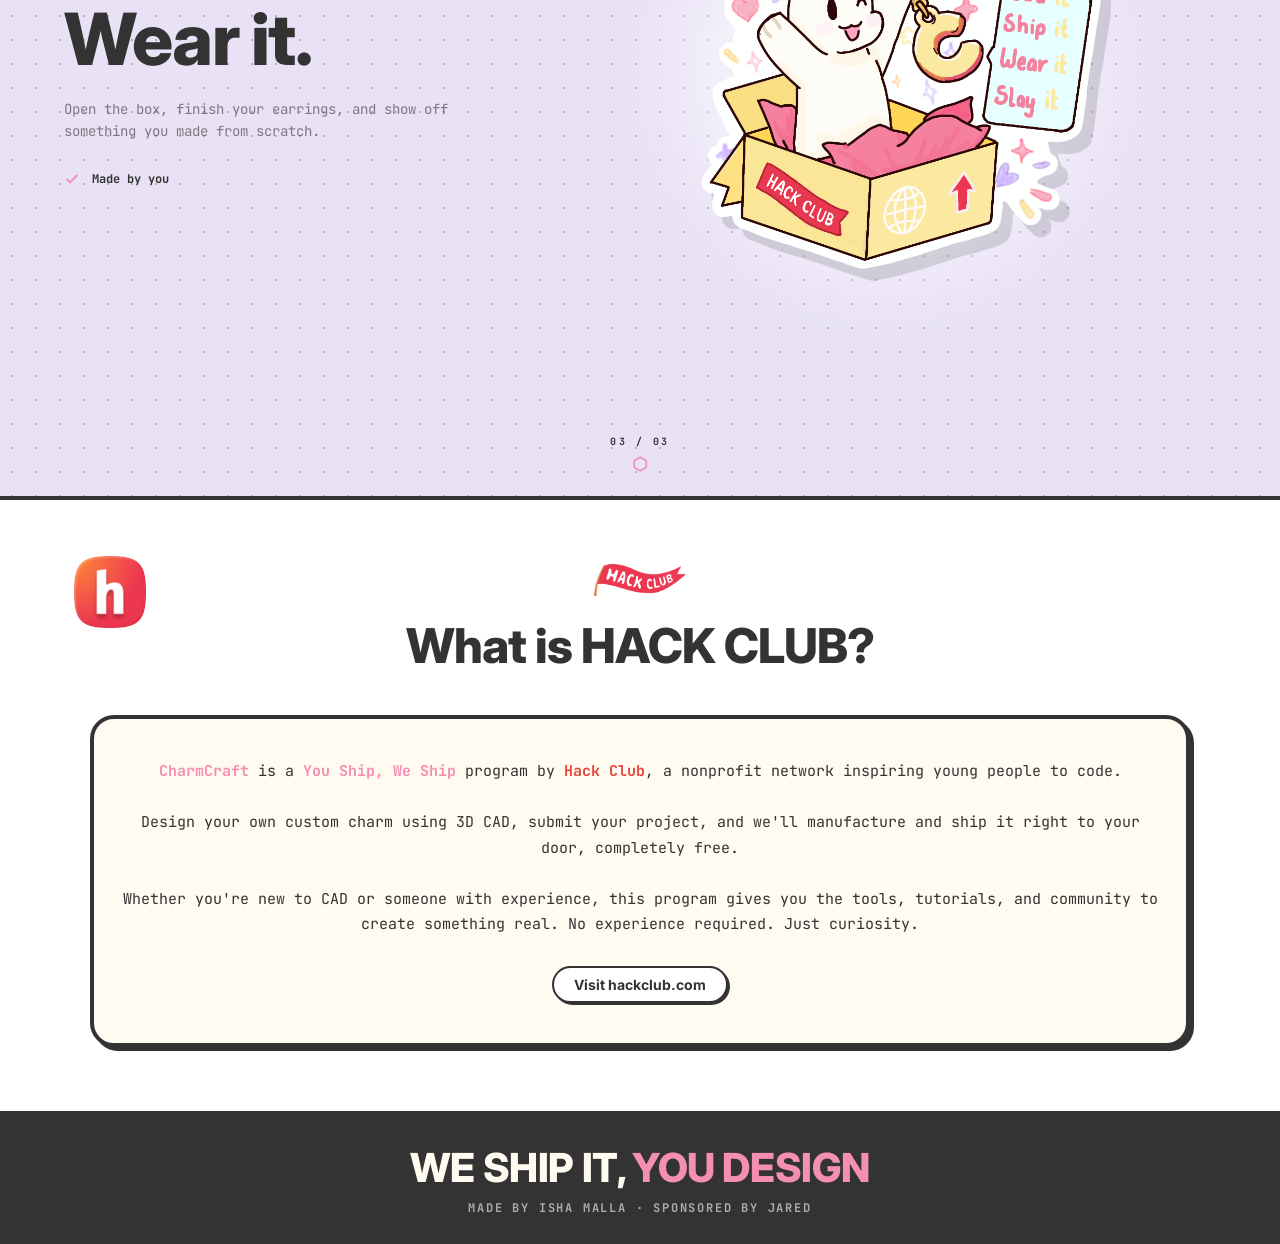
<file: hero.html>
<!DOCTYPE html>
<html lang="en">
<head>
  <meta charset="UTF-8" />
  <meta name="viewport" content="width=device-width, initial-scale=1.0" />
  <title>CharmCraft — Hero</title>
  <link rel="preconnect" href="https://fonts.googleapis.com" />
  <link rel="preconnect" href="https://fonts.gstatic.com" crossorigin />
  <link
    href="https://fonts.googleapis.com/css2?family=Inter:wght@400;700;800&family=JetBrains+Mono:wght@400;700&display=swap"
    rel="stylesheet"
  />
  <style>
    *,
    *::before,
    *::after {
      margin: 0;
      padding: 0;
      box-sizing: border-box;
    }

    html {
      scroll-behavior: smooth;
    }

    body {
      font-family: 'Inter', system-ui, sans-serif;
      background: #fffbf0;
      color: #333333;
      -webkit-font-smoothing: antialiased;
    }
  </style>
</head>
<body>
  <header style="position: sticky; top: 0; z-index: 50; background: rgba(255, 251, 240, 0.9); backdrop-filter: blur(6px); border-bottom: 4px solid #333333;">
    <div style="max-width: 1440px; margin: 0 auto; height: 80px; padding: 0 1.5rem; display: flex; align-items: center; justify-content: space-between; gap: 1rem;">
      <img style="height: 40px; width: auto; display: block;" src="flag-orpheus-top.png" alt="CharmCraft logo" />
      <nav style="display: flex; align-items: center; gap: 1.75rem; font-family: 'JetBrains Mono', monospace; font-size: 0.875rem; font-weight: 700;">
        <a href="#welcome" style="color: #f48fb1; text-decoration: none; padding-bottom: 4px; border-bottom: 2px solid #f48fb1;">Home</a>
        <a href="workshop.html" style="color: #333333; text-decoration: none; padding-bottom: 4px; border-bottom: 2px solid transparent;">Club Submissions</a>
        <a href="form.html" style="color: #333333; text-decoration: none; padding-bottom: 4px; border-bottom: 2px solid transparent;">Form</a>
      </nav>
      <a href="form.html" style="display: flex; align-items: center; height: 44px; padding-left: 1.5rem; border-left: 2px solid #333333;">
        <img style="height: 32px; width: auto; display: block;" src="flag-standalone.png" alt="Submit your design" />
      </a>
    </div>
  </header>

  <div style="scroll-snap-type: y proximity;">
    <!-- Slide 1: Logo -->
    <section id="welcome" style="position: relative; min-height: 100vh; display: flex; align-items: center; overflow: hidden; border-bottom: 4px solid #333333; scroll-snap-align: start; background: #fff6d8;">
      <div style="position: absolute; inset: 0; opacity: 0.3; background-image: radial-gradient(#333 1px, transparent 1px); background-size: 24px 24px; pointer-events: none;"></div>
      <div style="position: relative; z-index: 1; width: 100%; max-width: 1440px; min-height: 100vh; margin: 0 auto; display: flex; flex-direction: row; align-items: center; justify-content: center; gap: 3rem; padding: 6rem 4rem 3rem;">
        <div style="z-index: 10; max-width: 36rem; text-align: left; order: 2;">
          <div style="display: inline-flex; align-items: center; gap: 0.5rem; margin-bottom: 1.25rem; border: 2px solid #333333; border-radius: 9999px; background: #fff; padding: 0.375rem 1rem; box-shadow: 2px 2px 0 #333333; font-family: 'JetBrains Mono', monospace; font-size: 0.75rem; font-weight: 700; color: #333333;">
            <svg style="width: 0.875rem; height: 0.875rem; fill: #f48fb1;" viewBox="0 0 24 24"><path d="M12 2l2.4 7.2L22 12l-7.6 2.8L12 22l-2.4-7.2L2 12l7.6-2.8z"/></svg>
            A HACK CLUB YSWS
          </div>
          <h1 style="font-weight: 800; line-height: 0.95; letter-spacing: -0.02em; color: #333333; text-wrap: balance; font-size: 6rem;">
            <span style="color: #f48fb1;">Charm</span><br />Craft
          </h1>
          <p style="margin: 1.5rem 0 0; max-width: 28rem; font-family: 'JetBrains Mono', monospace; font-size: 0.875rem; line-height: 1.6; color: rgba(51, 51, 51, 0.6); text-wrap: pretty;">Turn your ideas into something you can actually wear.</p>
          <a href="#design" style="display: inline-flex; align-items: center; gap: 0.75rem; margin-top: 2rem; border: 2px solid #333333; border-radius: 0.75rem; background: #f48fb1; padding: 0.875rem 1.5rem; font-size: 1rem; font-weight: 700; color: #fff; text-decoration: none; box-shadow: 4px 4px 0 #333333;">
            See how it works
            <svg style="width: 1.25rem; height: 1.25rem;" viewBox="0 0 24 24" fill="none" stroke="currentColor" stroke-width="2.2" stroke-linecap="round" stroke-linejoin="round"><path d="M5 12h14M13 5l7 7-7 7"/></svg>
          </a>
        </div>
        <div style="position: relative; z-index: 10; flex: 1; display: flex; align-items: center; justify-content: center; order: 1;">
          <div style="position: absolute; width: 24rem; height: 24rem; border-radius: 50%; background: rgba(255, 255, 255, 0.7); filter: blur(48px);"></div>
          <img style="position: relative; width: auto; object-fit: contain; filter: drop-shadow(10px 12px 0 rgba(51, 51, 51, 0.16)); max-height: 66vh; max-width: 58vw;" src="Sticker (2).png" alt="CharmCraft logo artwork" />
        </div>
      </div>
      <div style="position: absolute; bottom: 1.5rem; left: 50%; transform: translateX(-50%); z-index: 20; display: flex; flex-direction: column; align-items: center; gap: 0.5rem; color: #333333;">
        <span style="font-family: 'JetBrains Mono', monospace; font-size: 0.625rem; font-weight: 700; text-transform: uppercase; letter-spacing: 0.25em;">Scroll to explore</span>
        <svg style="width: 1rem; height: 1rem; stroke: #333333; stroke-width: 2.5; fill: none;" viewBox="0 0 24 24" fill="none" stroke-linecap="round" stroke-linejoin="round"><path d="M12 5v14M5 12l7 7 7-7"/></svg>
      </div>
    </section>

    <!-- Slide 2: Design -->
    <section id="design" style="position: relative; min-height: 100vh; display: flex; align-items: center; overflow: hidden; border-bottom: 4px solid #333333; scroll-snap-align: start; background: #f8dce9;">
      <div style="position: absolute; inset: 0; opacity: 0.3; background-image: radial-gradient(#333 1px, transparent 1px); background-size: 24px 24px; pointer-events: none;"></div>
      <div style="position: relative; z-index: 1; width: 100%; max-width: 1440px; min-height: 100vh; margin: 0 auto; display: flex; flex-direction: row; align-items: center; justify-content: center; gap: 3rem; padding: 6rem 4rem 3rem;">
        <div style="z-index: 10; max-width: 36rem; text-align: left;">
          <div style="display: inline-flex; align-items: center; gap: 0.5rem; margin-bottom: 1.25rem; border: 2px solid #333333; border-radius: 9999px; background: #fff; padding: 0.375rem 1rem; box-shadow: 2px 2px 0 #333333; font-family: 'JetBrains Mono', monospace; font-size: 0.75rem; font-weight: 700; color: #333333;">
            <span style="font-family: 'JetBrains Mono', monospace; font-size: 0.75rem; font-weight: 800; color: #f48fb1;">01</span>
            STEP ONE
          </div>
          <h1 style="font-weight: 800; line-height: 0.95; letter-spacing: -0.02em; color: #333333; text-wrap: balance; font-size: 4.5rem;">Design it.</h1>
          <p style="margin: 1.5rem 0 0; max-width: 28rem; font-family: 'JetBrains Mono', monospace; font-size: 0.875rem; line-height: 1.6; color: rgba(51, 51, 51, 0.6); text-wrap: pretty;">Create a charm that feels like you. Start from an idea, sketch it in CAD, and make it yours.</p>
          <div style="display: flex; align-items: center; justify-content: flex-start; gap: 0.75rem; margin-top: 1.75rem; font-family: 'JetBrains Mono', monospace; font-size: 0.75rem; font-weight: 700; color: #333333;">
            <svg style="width: 1rem; height: 1rem; stroke: #f48fb1; stroke-width: 3; fill: none;" viewBox="0 0 24 24"><path d="M20 6L9 17l-5-5"/></svg>
            <span>No experience needed</span>
          </div>
        </div>
        <div style="position: relative; z-index: 10; flex: 1; display: flex; align-items: center; justify-content: center;">
          <div style="position: absolute; width: 24rem; height: 24rem; border-radius: 50%; background: rgba(255, 255, 255, 0.7); filter: blur(48px);"></div>
          <img style="position: relative; width: auto; object-fit: contain; filter: drop-shadow(10px 12px 0 rgba(51, 51, 51, 0.16)); max-height: 59vh; max-width: 64vw;" src="Sticker (4).png" alt="Design it — CharmCraft process illustration" />
        </div>
      </div>
      <div style="position: absolute; bottom: 1.5rem; left: 50%; transform: translateX(-50%); z-index: 20; display: flex; flex-direction: column; align-items: center; gap: 0.5rem; color: #333333;">
        <span style="font-family: 'JetBrains Mono', monospace; font-size: 0.625rem; font-weight: 700; text-transform: uppercase; letter-spacing: 0.25em;">01 / 03</span>
        <svg style="width: 1rem; height: 1rem; stroke: #333333; stroke-width: 2.5; fill: none;" viewBox="0 0 24 24" fill="none" stroke-linecap="round" stroke-linejoin="round"><path d="M12 5v14M5 12l7 7 7-7"/></svg>
      </div>
    </section>

    <!-- Slide 3: Ship -->
    <section id="ship" style="position: relative; min-height: 100vh; display: flex; align-items: center; overflow: hidden; border-bottom: 4px solid #333333; scroll-snap-align: start; background: #dff2f2;">
      <div style="position: absolute; inset: 0; opacity: 0.3; background-image: radial-gradient(#333 1px, transparent 1px); background-size: 24px 24px; pointer-events: none;"></div>
      <div style="position: relative; z-index: 1; width: 100%; max-width: 1440px; min-height: 100vh; margin: 0 auto; display: flex; flex-direction: row; align-items: center; justify-content: center; gap: 3rem; padding: 6rem 4rem 3rem;">
        <div style="z-index: 10; max-width: 36rem; text-align: left;">
          <div style="display: inline-flex; align-items: center; gap: 0.5rem; margin-bottom: 1.25rem; border: 2px solid #333333; border-radius: 9999px; background: #fff; padding: 0.375rem 1rem; box-shadow: 2px 2px 0 #333333; font-family: 'JetBrains Mono', monospace; font-size: 0.75rem; font-weight: 700; color: #333333;">
            <span style="font-family: 'JetBrains Mono', monospace; font-size: 0.75rem; font-weight: 800; color: #f48fb1;">02</span>
            STEP TWO
          </div>
          <h1 style="font-weight: 800; line-height: 0.95; letter-spacing: -0.02em; color: #333333; text-wrap: balance; font-size: 4.5rem;">Ship it.</h1>
          <p style="margin: 1.5rem 0 0; max-width: 28rem; font-family: 'JetBrains Mono', monospace; font-size: 0.875rem; line-height: 1.6; color: rgba(51, 51, 51, 0.6); text-wrap: pretty;">Submit your finished design. We will review it, print it, and send your charm your way.</p>
          <div style="display: flex; align-items: center; justify-content: flex-start; gap: 0.75rem; margin-top: 1.75rem; font-family: 'JetBrains Mono', monospace; font-size: 0.75rem; font-weight: 700; color: #333333;">
            <svg style="width: 1rem; height: 1rem; stroke: #f48fb1; stroke-width: 3; fill: none;" viewBox="0 0 24 24"><path d="M20 6L9 17l-5-5"/></svg>
            <span>We ship worldwide</span>
          </div>
        </div>
        <div style="position: relative; z-index: 10; flex: 1; display: flex; align-items: center; justify-content: center;">
          <div style="position: absolute; width: 24rem; height: 24rem; border-radius: 50%; background: rgba(255, 255, 255, 0.7); filter: blur(48px);"></div>
          <img style="position: relative; width: auto; object-fit: contain; filter: drop-shadow(10px 12px 0 rgba(51, 51, 51, 0.16)); max-height: 56vh; max-width: 66vw;" src="Sticker (3).png" alt="Ship it — CharmCraft process illustration" />
        </div>
      </div>
      <div style="position: absolute; bottom: 1.5rem; left: 50%; transform: translateX(-50%); z-index: 20; display: flex; flex-direction: column; align-items: center; gap: 0.5rem; color: #333333;">
        <span style="font-family: 'JetBrains Mono', monospace; font-size: 0.625rem; font-weight: 700; text-transform: uppercase; letter-spacing: 0.25em;">02 / 03</span>
        <svg style="width: 1rem; height: 1rem; stroke: #333333; stroke-width: 2.5; fill: none;" viewBox="0 0 24 24" fill="none" stroke-linecap="round" stroke-linejoin="round"><path d="M12 5v14M5 12l7 7 7-7"/></svg>
      </div>
    </section>

    <!-- Slide 4: Wear -->
    <section id="wear" style="position: relative; min-height: 100vh; display: flex; align-items: center; overflow: hidden; border-bottom: 4px solid #333333; scroll-snap-align: start; background: #e9e2f6;">
      <div style="position: absolute; inset: 0; opacity: 0.3; background-image: radial-gradient(#333 1px, transparent 1px); background-size: 24px 24px; pointer-events: none;"></div>
      <div style="position: relative; z-index: 1; width: 100%; max-width: 1440px; min-height: 100vh; margin: 0 auto; display: flex; flex-direction: row; align-items: center; justify-content: center; gap: 3rem; padding: 6rem 4rem 3rem;">
        <div style="z-index: 10; max-width: 36rem; text-align: left;">
          <div style="display: inline-flex; align-items: center; gap: 0.5rem; margin-bottom: 1.25rem; border: 2px solid #333333; border-radius: 9999px; background: #fff; padding: 0.375rem 1rem; box-shadow: 2px 2px 0 #333333; font-family: 'JetBrains Mono', monospace; font-size: 0.75rem; font-weight: 700; color: #333333;">
            <span style="font-family: 'JetBrains Mono', monospace; font-size: 0.75rem; font-weight: 800; color: #f48fb1;">03</span>
            STEP THREE
          </div>
          <h1 style="font-weight: 800; line-height: 0.95; letter-spacing: -0.02em; color: #333333; text-wrap: balance; font-size: 4.5rem;">Wear it.</h1>
          <p style="margin: 1.5rem 0 0; max-width: 28rem; font-family: 'JetBrains Mono', monospace; font-size: 0.875rem; line-height: 1.6; color: rgba(51, 51, 51, 0.6); text-wrap: pretty;">Open the box, finish your earrings, and show off something you made from scratch.</p>
          <div style="display: flex; align-items: center; justify-content: flex-start; gap: 0.75rem; margin-top: 1.75rem; font-family: 'JetBrains Mono', monospace; font-size: 0.75rem; font-weight: 700; color: #333333;">
            <svg style="width: 1rem; height: 1rem; stroke: #f48fb1; stroke-width: 3; fill: none;" viewBox="0 0 24 24"><path d="M20 6L9 17l-5-5"/></svg>
            <span>Made by you</span>
          </div>
        </div>
        <div style="position: relative; z-index: 10; flex: 1; display: flex; align-items: center; justify-content: center;">
          <div style="position: absolute; width: 24rem; height: 24rem; border-radius: 50%; background: rgba(255, 255, 255, 0.7); filter: blur(48px);"></div>
          <img style="position: relative; width: auto; object-fit: contain; filter: drop-shadow(10px 12px 0 rgba(51, 51, 51, 0.16)); max-height: 59vh; max-width: 64vw;" src="Sticker (1).png" alt="Wear it — CharmCraft process illustration" />
        </div>
      </div>
      <div style="position: absolute; bottom: 1.5rem; left: 50%; transform: translateX(-50%); z-index: 20; display: flex; flex-direction: column; align-items: center; gap: 0.5rem; color: #333333;">
        <span style="font-family: 'JetBrains Mono', monospace; font-size: 0.625rem; font-weight: 700; text-transform: uppercase; letter-spacing: 0.25em;">03 / 03</span>
        <svg style="width: 1rem; height: 1rem; stroke: #f48fb1; stroke-width: 2.5; fill: none;" viewBox="0 0 24 24" fill="none" stroke-linecap="round" stroke-linejoin="round"><path d="M21 8a2 2 0 0 0-1-1.73l-7-4a2 2 0 0 0-2 0l-7 4A2 2 0 0 0 3 8v8a2 2 0 0 0 1 1.73l7 4a2 2 0 0 0 2 0l7-4A2 2 0 0 0 21 16Z"/></svg>
      </div>
    </section>
  </div>

  <section id="about" style="background: #ffffff; border-bottom: 4px solid #333333; padding: 4rem 1.5rem;">
    <div style="position: relative; max-width: 1100px; margin: 0 auto; text-align: center;">
      <div style="display: block; position: absolute; pointer-events: none; width: 4.5rem; height: 4.5rem; left: -1rem; top: -0.5rem;"><img style="width: 100%; height: 100%; display: block;" src="icon-rounded.png" alt="" /></div>
      <img style="height: 32px; width: auto; margin: 0 auto 1.25rem; display: block;" src="flag-standalone.png" alt="Hack Club logo" />
      <h2 style="font-size: 3rem; font-weight: 800; letter-spacing: -0.02em; color: #333333; text-wrap: balance;">What is HACK CLUB?</h2>
      <div style="position: relative; z-index: 2; margin-top: 2.5rem; background: #fffbf0; border: 4px solid #333333; border-radius: 24px; box-shadow: 4px 4px 0 #333333; padding: 2.5rem 1.75rem;">
        <p style="font-family: 'JetBrains Mono', monospace; font-size: 0.9375rem; line-height: 1.7; color: #333333; text-align: center;">
          <span style="color: #f48fb1; font-weight: 700;">CharmCraft</span> is a <span style="color: #f48fb1; font-weight: 700;">You Ship, We Ship</span> program by <span style="color: #e6483f; font-weight: 700;">Hack Club</span>, a nonprofit network inspiring young people to code.
          <br /><br />
          Design your own custom charm using 3D CAD, submit your project, and we'll manufacture and ship it right to your door, completely free.
          <br /><br />
          Whether you're new to CAD or someone with experience, this program gives you the tools, tutorials, and community to create something real. No experience required. Just curiosity.
        </p>
        <a href="https://hackclub.com" style="display: inline-flex; align-items: center; margin-top: 1.75rem; background: #fff; border: 2px solid #333333; border-radius: 9999px; padding: 0.5rem 1.25rem; font-family: 'Inter', system-ui, sans-serif; font-size: 0.875rem; font-weight: 700; color: #333333; text-decoration: none; box-shadow: 2px 2px 0 #333333;" target="_blank" rel="noopener">Visit hackclub.com</a>
      </div>
    </div>
  </section>

  <footer style="background: #333333; color: #fffbf0; padding: 1.75rem 1.5rem; display: flex; flex-direction: column; align-items: center; justify-content: center; gap: 0.5rem; text-align: center;">
    <p style="font-family: 'Inter', system-ui, sans-serif; font-size: 2.5rem; font-weight: 800; letter-spacing: -0.01em; text-transform: uppercase;">We ship it, <span style="color: #f48fb1;">you design</span></p>
    <p style="font-family: 'JetBrains Mono', monospace; font-size: 0.75rem; font-weight: 700; color: rgba(255, 251, 240, 0.6); letter-spacing: 0.15em; text-transform: uppercase;">Made by Isha Malla · Sponsored by Jared</p>
  </footer>
</body>
</html>
</file>
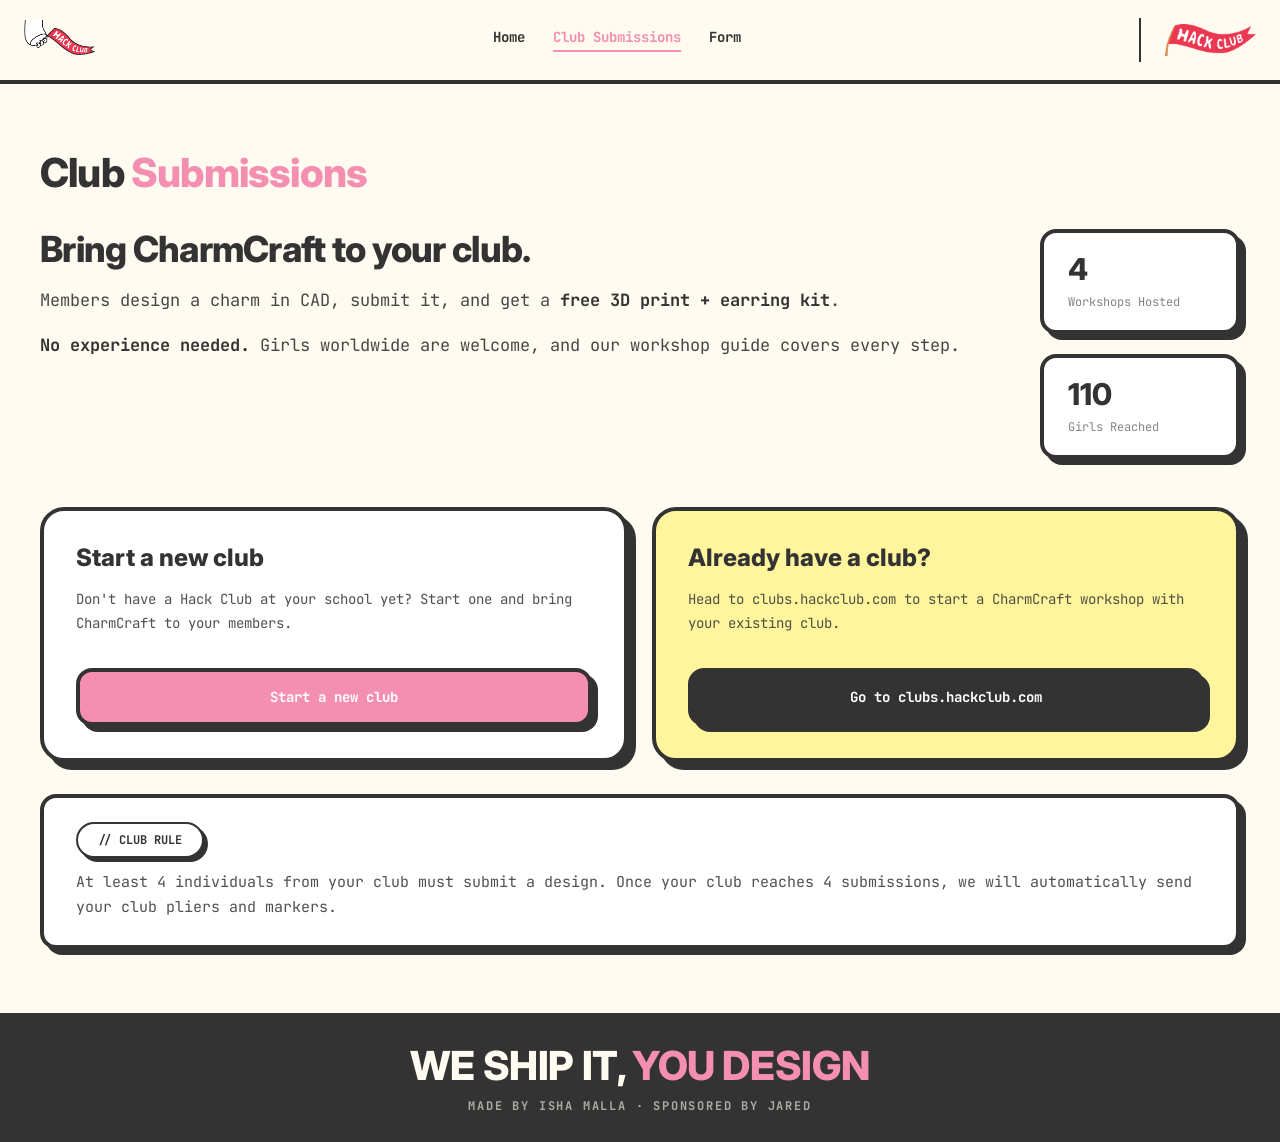
<file: workshop.html>
<!DOCTYPE html>
<html lang="en">
<head>
  <meta charset="UTF-8" />
  <meta name="viewport" content="width=device-width, initial-scale=1.0" />
  <title>CharmCraft — Club Submissions</title>
  <link rel="preconnect" href="https://fonts.googleapis.com" />
  <link rel="preconnect" href="https://fonts.gstatic.com" crossorigin />
  <link
    href="https://fonts.googleapis.com/css2?family=Inter:wght@400;700;800&family=JetBrains+Mono:wght@400;700&display=swap"
    rel="stylesheet"
  />
  <link rel="stylesheet" href="styles.css" />
</head>
<body>
  <header class="site-nav">
    <div class="site-nav-inner">
      <img class="site-nav-logo" src="flag-orpheus-top.png" alt="CharmCraft logo" />
      <nav class="site-nav-links">
        <a href="hero.html" class="site-nav-link">Home</a>
        <a href="workshop.html" class="site-nav-link active">Club Submissions</a>
        <a href="form.html" class="site-nav-link">Form</a>
      </nav>
      <a href="form.html" class="site-nav-cta">
        <img src="flag-standalone.png" alt="Submit your design" />
      </a>
    </div>
  </header>

  <main class="ws-section">
    <div class="ws-inner">
      <h1 class="ws-title">Club <span class="ws-title-accent">Submissions</span></h1>

      <div class="ws-desc-row">
        <div class="ws-desc">
          <p class="ws-lead">Bring CharmCraft to your club.</p>
          <p>Members design a charm in CAD, submit it, and get a <strong>free 3D print + earring kit</strong>.</p>
          <p><strong>No experience needed.</strong> Girls worldwide are welcome, and our workshop guide covers every step.</p>
        </div>

        <div class="ws-stats">
          <div class="ws-stat-card">
            <div class="ws-stat-value">4</div>
            <div class="ws-stat-label">Workshops Hosted</div>
          </div>
          <div class="ws-stat-card">
            <div class="ws-stat-value">110</div>
            <div class="ws-stat-label">Girls Reached</div>
          </div>
        </div>
      </div>

      <div class="ws-links">
        <div class="req-card">
          <div class="req-card-title">Start a new club</div>
          <p class="ws-link-desc">Don't have a Hack Club at your school yet? Start one and bring CharmCraft to your members.</p>
          <a href="https://hackclub.com/" target="_blank" rel="noopener" class="req-btn">Start a new club</a>
        </div>
        <div class="req-card yellow">
          <div class="req-card-title">Already have a club?</div>
          <p class="ws-link-desc">Head to clubs.hackclub.com to start a CharmCraft workshop with your existing club.</p>
          <a href="https://clubs.hackclub.com/" target="_blank" rel="noopener" class="req-btn dark">Go to clubs.hackclub.com</a>
        </div>
      </div>

      <div class="ws-rule">
        <span class="shop-tag">// CLUB RULE</span>
        <p class="ws-rule-text">At least 4 individuals from your club must submit a design. Once your club reaches 4 submissions, we will automatically send your club pliers and markers.</p>
      </div>
    </div>
  </main>

  <footer class="site-footer">
    <p class="site-footer-tagline">We ship it, <span>you design</span></p>
    <p class="site-footer-credit">Made by Isha Malla · Sponsored by Jared</p>
  </footer>
</body>
</html>
</file>
<file: styles.css>
:root {
  --cream: #fffbf0;
  --ink: #333333;
  --ink-soft: rgba(51, 51, 51, 0.6);
  --pink: #f48fb1;
  --yellow: #fff59d;
  --shadow: 8px 8px 0 #333333;
  --header-h: 84px;
}

*,
*::before,
*::after {
  margin: 0;
  padding: 0;
  box-sizing: border-box;
}

html {
  scroll-behavior: smooth;
}

body {
  font-family: 'Inter', system-ui, sans-serif;
  background: var(--cream);
  color: var(--ink);
  -webkit-font-smoothing: antialiased;
}


.site-nav {
  position: sticky;
  top: 0;
  left: 0;
  width: 100%;
  background: rgba(255, 251, 240, 0.9);
  backdrop-filter: blur(6px);
  border-bottom: 4px solid var(--ink);
  z-index: 999;
}

.site-nav-inner {
  max-width: 1440px;
  margin: 0 auto;
  height: 80px;
  padding: 0 1.5rem;
  display: grid;
  grid-template-columns: auto 1fr auto;
  align-items: center;
  gap: 1rem;
}

.site-nav-logo {
  height: 40px;
  width: auto;
  display: block;
}

.site-nav-links {
  display: none;
  align-items: center;
  justify-content: center;
  gap: 1.75rem;
  font-family: 'JetBrains Mono', monospace;
  font-size: 0.875rem;
  font-weight: 700;
}

.site-nav-link {
  color: var(--ink);
  text-decoration: none;
  padding-bottom: 4px;
  border-bottom: 2px solid transparent;
}

.site-nav-link.active {
  color: var(--pink);
  border-bottom-color: var(--pink);
}

.site-nav-cta {
  display: flex;
  align-items: center;
  height: 44px;
  padding-left: 1.5rem;
  border-left: 2px solid var(--ink);
  justify-self: end;
}

.site-nav-cta img {
  height: 32px;
  width: auto;
  display: block;
}

@media (min-width: 900px) {
  .site-nav-links {
    display: flex;
  }
}



.ws-section {
  padding: 4rem 1.5rem;
}

.ws-inner {
  width: 100%;
  max-width: 1200px;
  margin: 0 auto;
}

.ws-title {
  font-size: 2.5rem;
  font-weight: 800;
  letter-spacing: -0.02em;
  color: var(--ink);
  text-wrap: balance;
}

.ws-title-accent {
  color: var(--pink);
}

.ws-stats {
  display: flex;
  flex-direction: column;
  gap: 1.25rem;
  flex-shrink: 0;
}

.ws-stat-card {
  min-width: 200px;
  background: #fff;
  border: 4px solid var(--ink);
  border-radius: 16px;
  box-shadow: 6px 6px 0 var(--ink);
  padding: 1.25rem 1.5rem;
}

.ws-stat-value {
  font-size: 1.875rem;
  font-weight: 800;
  color: var(--ink);
  line-height: 1.1;
}

.ws-stat-label {
  margin-top: 0.5rem;
  font-family: 'JetBrains Mono', monospace;
  font-size: 0.75rem;
  color: var(--ink-soft);
}

.ws-desc-row {
  margin-top: 2rem;
  display: flex;
  gap: 2.5rem;
  align-items: flex-start;
}

.ws-desc {
  flex: 1;
  min-width: 0;
  color: rgba(51, 51, 51, 0.9);
  font-family: 'JetBrains Mono', monospace;
  font-size: 1.0625rem;
  line-height: 1.7;
}

.ws-desc p + p {
  margin-top: 1rem;
}

.ws-lead {
  font-family: 'Inter', system-ui, sans-serif;
  font-size: 2.25rem;
  font-weight: 800;
  letter-spacing: -0.02em;
  line-height: 1.15;
  color: var(--ink);
}

.ws-desc strong {
  font-weight: 700;
  color: var(--ink);
}

.ws-links {
  margin-top: 3rem;
  display: grid;
  grid-template-columns: repeat(auto-fit, minmax(320px, 1fr));
  gap: 1.5rem;
}

.ws-link-desc {
  margin-top: 1rem;
  flex: 1;
  font-family: 'JetBrains Mono', monospace;
  font-size: 0.875rem;
  line-height: 1.7;
  color: rgba(51, 51, 51, 0.85);
}

.ws-rule {
  margin-top: 2rem;
  background: #fff;
  border: 4px solid var(--ink);
  border-radius: 16px;
  box-shadow: 6px 6px 0 var(--ink);
  padding: 1.5rem 2rem;
}

.ws-rule .shop-tag {
  margin-bottom: 0.75rem;
}

.ws-rule-text {
  font-family: 'JetBrains Mono', monospace;
  font-size: 0.9375rem;
  line-height: 1.7;
  color: rgba(51, 51, 51, 0.85);
}

@media (max-width: 900px) {
  .ws-desc-row {
    flex-direction: column;
  }
}



.section,
.gallery {
  padding: 4rem 1.5rem;
}

.inner {
  width: 100%;
  max-width: 1200px;
  margin: 0 auto;
}

.section-title {
  font-size: 2.5rem;
  font-weight: 800;
  letter-spacing: -0.02em;
  color: var(--ink);
  text-wrap: balance;
}

.section-title-accent {
  color: var(--pink);
}

.section-sub {
  margin-top: 1.25rem;
  max-width: 46rem;
  color: var(--ink-soft);
  font-family: 'JetBrains Mono', monospace;
  font-size: 0.9375rem;
  line-height: 1.7;
}

.hero {
  padding: 4rem 1.5rem 0;
}

.hero-desc {
  margin-top: 1.25rem;
  max-width: 46rem;
  color: rgba(51, 51, 51, 0.8);
  font-family: 'JetBrains Mono', monospace;
  font-size: 0.9375rem;
  line-height: 1.7;
}

.req-grid {
  margin-top: 3rem;
  display: grid;
  grid-template-columns: repeat(auto-fit, minmax(320px, 1fr));
  gap: 1.5rem;
}

.req-card {
  background: #fff;
  border: 4px solid var(--ink);
  border-radius: 24px;
  box-shadow: var(--shadow);
  padding: 2rem;
  display: flex;
  flex-direction: column;
}

.req-card.yellow {
  background: var(--yellow);
}

.req-card-title {
  font-size: 1.5rem;
  font-weight: 800;
  color: var(--ink);
}

.req-list {
  margin-top: 1.5rem;
  list-style: none;
  display: flex;
  flex-direction: column;
  gap: 1rem;
  flex: 1;
}

.req-list li {
  position: relative;
  padding-left: 1.75rem;
  font-family: 'JetBrains Mono', monospace;
  font-size: 0.875rem;
  line-height: 1.6;
  color: rgba(51, 51, 51, 0.85);
}

.req-list li::before {
  content: '✦';
  position: absolute;
  left: 0;
  top: 0;
  color: var(--pink);
}

.req-btn {
  margin-top: 2rem;
  display: block;
  background: var(--pink);
  color: #fff;
  border: 4px solid var(--ink);
  border-radius: 16px;
  box-shadow: 6px 6px 0 var(--ink);
  padding: 1rem;
  font-family: 'JetBrains Mono', monospace;
  font-size: 0.875rem;
  font-weight: 700;
  text-align: center;
  text-decoration: none;
}

.req-btn.dark {
  background: var(--ink);
}

.req-btn:hover {
  transform: translate(2px, 2px);
  box-shadow: 4px 4px 0 var(--ink);
}

.req-help {
  margin-top: 2rem;
  text-align: center;
  font-family: 'JetBrains Mono', monospace;
  font-size: 0.9375rem;
  color: var(--ink-soft);
}

.req-help-link {
  color: var(--pink);
  font-weight: 700;
  text-decoration: underline;
}

.divider {
  margin-top: 2.5rem;
  margin-left: -1.5rem;
  margin-right: -1.5rem;
  border: 0;
  border-top: 4px solid var(--ink);
}

.shop {
  background: #fff;
  border-top: 6px solid var(--ink);
  border-bottom: 6px solid var(--ink);
}

.shop-tag {
  display: inline-block;
  background: #fff;
  border: 2px solid var(--ink);
  border-radius: 9999px;
  box-shadow: 4px 4px 0 var(--ink);
  padding: 0.5rem 1.25rem;
  font-family: 'JetBrains Mono', monospace;
  font-size: 0.75rem;
  font-weight: 700;
  color: var(--ink);
  margin-bottom: 1.25rem;
}

.shop-title {
  font-size: 3rem;
  font-weight: 800;
  letter-spacing: -0.02em;
  color: var(--ink);
}

.shop-title-accent {
  color: var(--pink);
}

.shop-sub {
  margin-top: 1rem;
  color: rgba(51, 51, 51, 0.8);
  font-family: 'JetBrains Mono', monospace;
  font-size: 0.9375rem;
  line-height: 1.7;
}

.shop-grid {
  margin-top: 3rem;
  display: grid;
  grid-template-columns: repeat(auto-fit, minmax(240px, 1fr));
  gap: 1.5rem;
}

.shop-card {
  background: #fff;
  border: 4px solid var(--ink);
  border-radius: 16px;
  box-shadow: var(--shadow);
  overflow: hidden;
  display: flex;
  flex-direction: column;
}

.shop-card-top {
  height: 180px;
  background: rgba(224, 224, 224, 0.2);
  border-bottom: 4px solid var(--ink);
  position: relative;
}

.shop-lock {
  position: absolute;
  top: 12px;
  right: 12px;
  background: var(--ink);
  color: #fff;
  border-radius: 8px;
  padding: 0.375rem 0.75rem;
  font-family: 'JetBrains Mono', monospace;
  font-size: 0.75rem;
  font-weight: 700;
}

.shop-card-body {
  padding: 1.25rem;
  display: flex;
  flex-direction: column;
  flex: 1;
}

.shop-card-name {
  font-size: 1.25rem;
  font-weight: 700;
  color: var(--ink);
}

.shop-card-desc {
  margin-top: 0.5rem;
  color: rgba(51, 51, 51, 0.7);
  font-family: 'JetBrains Mono', monospace;
  font-size: 0.75rem;
  line-height: 1.6;
}

.shop-card-meta {
  margin-top: auto;
  padding-top: 1.25rem;
}

.shop-card-cta {
  background: var(--cream);
  border: 2px solid var(--ink);
  border-radius: 12px;
  padding: 0.75rem 1rem;
  font-family: 'JetBrains Mono', monospace;
  font-size: 0.75rem;
  font-weight: 700;
  color: var(--ink);
  text-align: center;
}

.shop-card-cta.locked {
  border-color: rgba(51, 51, 51, 0.4);
  color: rgba(51, 51, 51, 0.6);
}

.shop-progress {
  margin-top: 0.5rem;
  height: 6px;
  background: #e0e0e0;
  border-radius: 9999px;
  overflow: hidden;
}

.faq {
  display: flex;
  flex-direction: column;
  align-items: center;
}

.faq .inner {
  text-align: center;
}

.faq .section-title,
.faq .section-sub {
  text-align: center;
}

.faq-list {
  margin: 3rem auto 0;
  display: flex;
  flex-direction: column;
  gap: 1.25rem;
  width: 100%;
  max-width: 46rem;
}

.faq-item {
  background: #fff;
  border: 4px solid var(--ink);
  border-radius: 16px;
  box-shadow: 6px 6px 0 var(--ink);
  padding: 1.5rem;
  text-align: left;
}

.faq-q {
  font-size: 1.125rem;
  font-weight: 700;
  color: var(--ink);
}

.faq-a {
  display: none;
  margin-top: 0.75rem;
  font-family: 'JetBrains Mono', monospace;
  font-size: 0.875rem;
  line-height: 1.7;
  color: rgba(51, 51, 51, 0.8);
}

.faq-item:hover .faq-a {
  display: block;
}

.faq-hint {
  margin-top: 1.5rem;
  font-family: 'JetBrains Mono', monospace;
  font-size: 0.75rem;
  color: var(--ink-soft);
}

.guide {
  background: var(--yellow);
  border-top: 6px solid var(--ink);
}

.guide-link {
  color: var(--pink);
  font-weight: 700;
  text-decoration: underline;
}

.guide-embed {
  margin-top: 2.5rem;
}

.guide-embed iframe {
  width: 100%;
  height: 640px;
  border: 4px solid var(--ink);
  border-radius: 16px;
  box-shadow: var(--shadow);
  background: #fff;
}

@media (max-width: 720px) {
  .guide-embed iframe {
    height: 480px;
  }
}


/* Footer */

.site-footer {
  background: #333333;
  color: var(--cream);
  padding: 1.75rem 1.5rem;
  display: flex;
  flex-direction: column;
  align-items: center;
  justify-content: center;
  gap: 0.5rem;
  text-align: center;
}

.site-footer-tagline {
  font-size: 2.5rem;
  font-weight: 800;
  letter-spacing: -0.01em;
  text-transform: uppercase;
}

.site-footer-tagline span {
  color: var(--pink);
}

.site-footer-credit {
  font-family: 'JetBrains Mono', monospace;
  font-size: 0.75rem;
  font-weight: 700;
  color: rgba(255, 251, 240, 0.6);
  letter-spacing: 0.15em;
  text-transform: uppercase;
}
</file>
